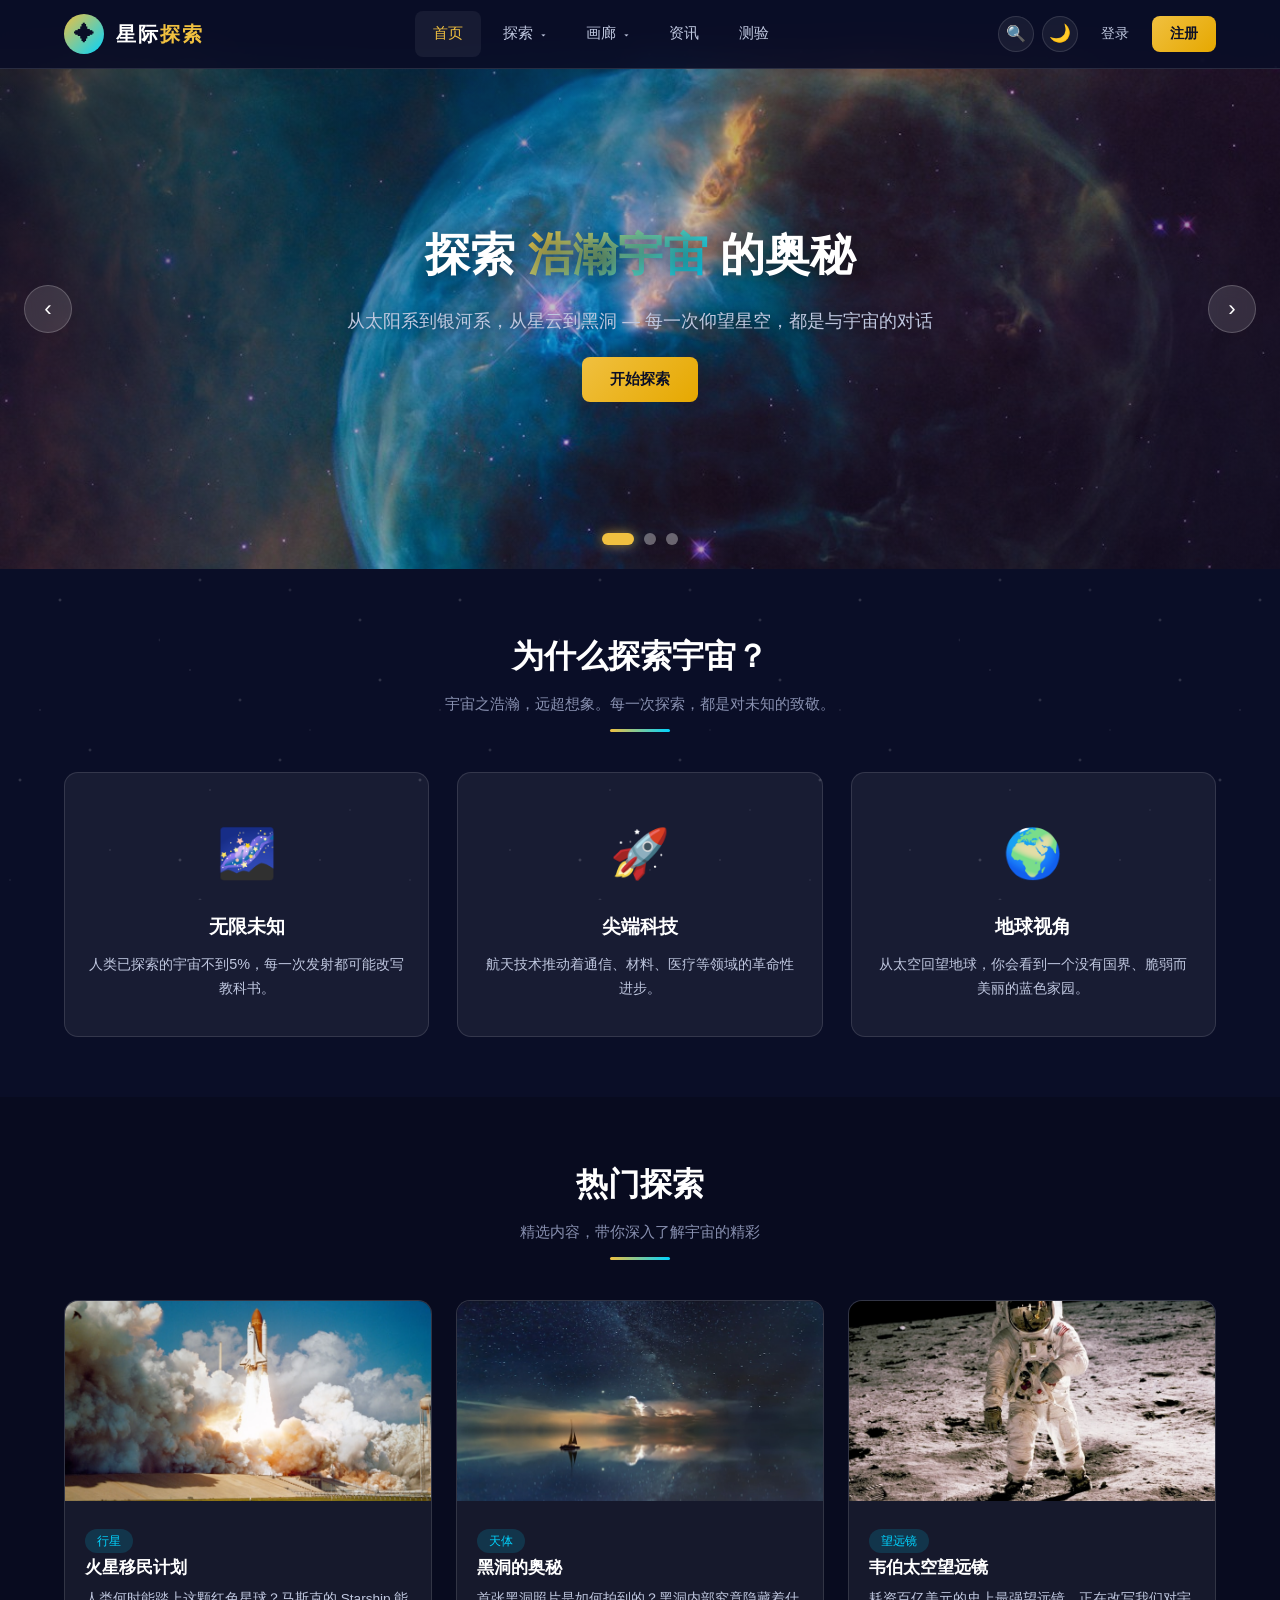
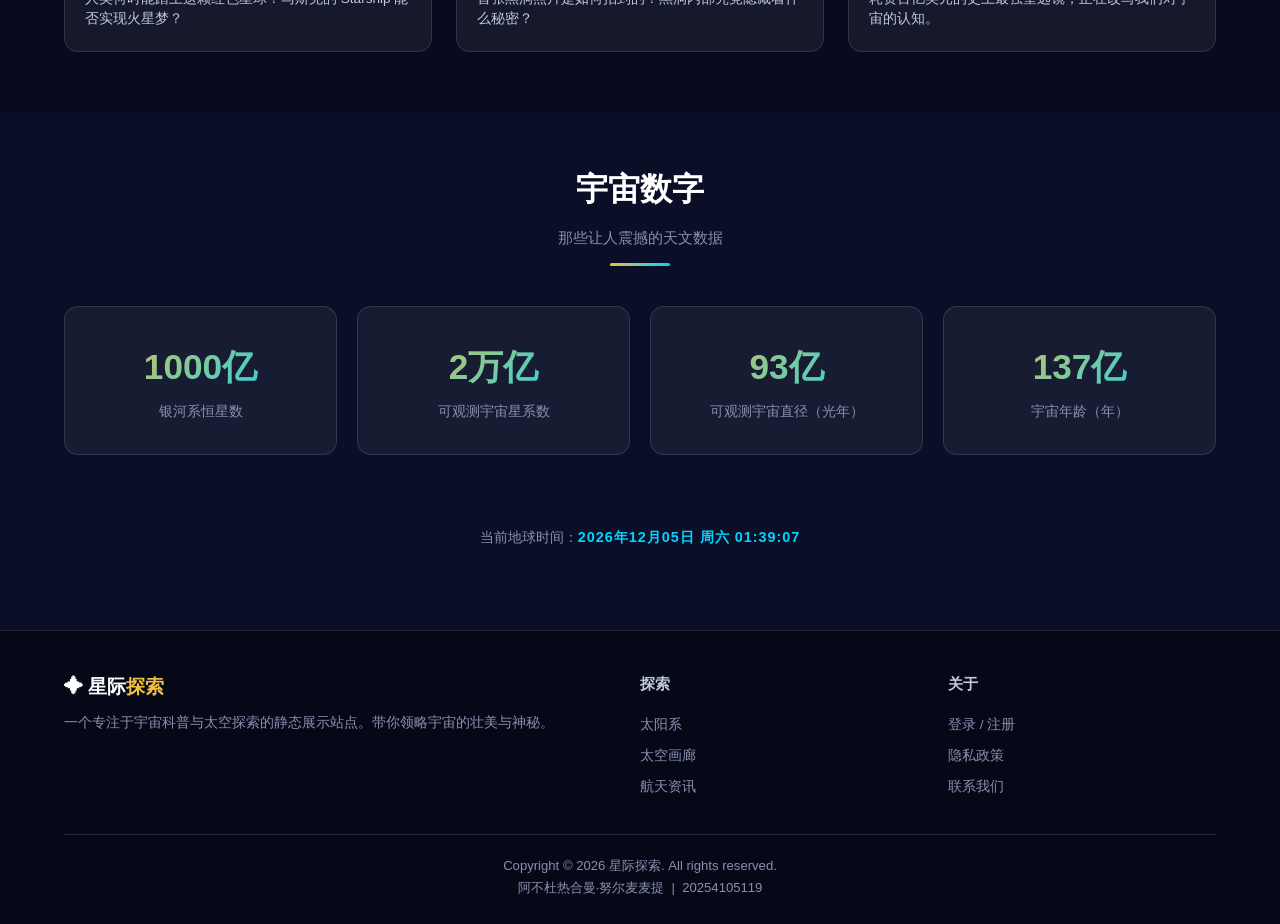
<file: 星际探索/index.html>
<!DOCTYPE html>
<html lang="zh-CN">
<head>
  <meta charset="UTF-8">
  <meta name="viewport" content="width=device-width, initial-scale=1.0">
  <title>星际探索 — 探索宇宙的奥秘</title>
  <meta name="description" content="星际探索 — 带你遨游太空，探索太阳系、星云与星系的奥秘">
  <link rel="stylesheet" href="css/style.css">
  <style>
    /* ===== 首页专属样式 ===== */

    /* --- Hero 轮播区 --- */
    .hero-carousel {
      position: relative;
      z-index: 1;
      margin: -20px 0 0;
      overflow: hidden;
    }
    .carousel-container {
      position: relative;
      width: 100%;
      height: 520px;
      overflow: hidden;
    }
    .carousel-slide {
      position: absolute;
      top: 0; left: 0;
      width: 100%;
      height: 100%;
      opacity: 0;
      transition: opacity 0.8s ease, transform 0.8s ease;
      transform: scale(1.05);
      display: flex;
      align-items: center;
      justify-content: center;
    }
    .carousel-slide.active {
      opacity: 1;
      transform: scale(1);
      z-index: 2;
    }
    .carousel-slide img {
      position: absolute;
      width: 100%;
      height: 100%;
      object-fit: cover;
      object-position: center;
    }
    .carousel-slide::after {
      content: '';
      position: absolute;
      inset: 0;
      background: linear-gradient(135deg, rgba(10,14,39,0.7) 0%, rgba(10,14,39,0.2) 50%, rgba(10,14,39,0.6) 100%);
    }
    .carousel-content {
      position: relative;
      z-index: 3;
      text-align: center;
      max-width: 700px;
      padding: 0 24px;
    }
    .carousel-content h2 {
      font-size: 2.8rem;
      margin-bottom: 14px;
      text-shadow: 0 4px 20px rgba(0,0,0,0.5);
    }
    .carousel-content h2 .highlight {
      background: linear-gradient(135deg, var(--accent-gold), var(--accent-cyan));
      -webkit-background-clip: text;
      -webkit-text-fill-color: transparent;
      background-clip: text;
    }
    .carousel-content p {
      font-size: 1.1rem;
      color: var(--text-secondary);
      margin-bottom: 20px;
      text-shadow: 0 2px 10px rgba(0,0,0,0.4);
    }

    /* 轮播按钮 */
    .carousel-btn {
      position: absolute;
      top: 50%;
      transform: translateY(-50%);
      z-index: 10;
      width: 48px;
      height: 48px;
      border-radius: 50%;
      background: rgba(255,255,255,0.12);
      backdrop-filter: blur(8px);
      border: 1px solid rgba(255,255,255,0.2);
      color: #fff;
      font-size: 1.4rem;
      cursor: pointer;
      transition: var(--transition);
      display: flex;
      align-items: center;
      justify-content: center;
    }
    .carousel-btn:hover {
      background: rgba(240,192,64,0.3);
      border-color: var(--accent-gold);
    }
    .carousel-btn.prev { left: 24px; }
    .carousel-btn.next { right: 24px; }

    /* 底部指示器 */
    .carousel-dots {
      position: absolute;
      bottom: 24px;
      left: 50%;
      transform: translateX(-50%);
      z-index: 10;
      display: flex;
      gap: 10px;
    }
    .carousel-dot {
      width: 12px;
      height: 12px;
      border-radius: 50%;
      background: rgba(255,255,255,0.35);
      border: none;
      cursor: pointer;
      transition: var(--transition);
    }
    .carousel-dot.active {
      background: var(--accent-gold);
      box-shadow: 0 0 12px rgba(240,192,64,0.6);
      width: 32px;
      border-radius: 6px;
    }

    /* --- 特色板块 --- */
    .features {
      padding: 60px 0;
      position: relative;
      z-index: 1;
    }
    .features-grid {
      display: grid;
      grid-template-columns: repeat(3, 1fr);
      gap: 28px;
    }
    .feature-card {
      text-align: center;
      padding: 40px 24px 36px;
      background: var(--glass-bg);
      border: 1px solid var(--glass-border);
      border-radius: var(--radius-md);
      transition: var(--transition);
    }
    .feature-card:hover {
      transform: translateY(-8px);
      border-color: rgba(0,212,255,0.3);
      box-shadow: var(--shadow-glow);
    }
    .feature-icon {
      font-size: 3rem;
      margin-bottom: 16px;
      display: block;
    }
    .feature-card h3 {
      font-size: 1.2rem;
      margin-bottom: 10px;
    }
    .feature-card p {
      color: var(--text-secondary);
      font-size: 0.9rem;
      line-height: 1.6;
    }

    /* --- 热门探索（卡片列表） --- */
    .popular {
      padding: 60px 0;
      position: relative;
      z-index: 1;
      background: rgba(0,0,0,0.2);
    }
    .popular-grid {
      display: grid;
      grid-template-columns: repeat(3, 1fr);
      gap: 24px;
    }
    .popular-card {
      background: var(--glass-bg);
      border: 1px solid var(--glass-border);
      border-radius: var(--radius-md);
      overflow: hidden;
      transition: var(--transition);
    }
    .popular-card:hover {
      transform: translateY(-6px);
      border-color: rgba(240,192,64,0.3);
      box-shadow: 0 0 30px rgba(240,192,64,0.1);
    }
    .popular-card img {
      width: 100%;
      height: 200px;
      object-fit: cover;
      display: block;
    }
    .popular-card-body {
      padding: 18px 20px 22px;
    }
    .popular-card-body h3 {
      font-size: 1.08rem;
      margin-bottom: 6px;
    }
    .popular-card-body p {
      color: var(--text-secondary);
      font-size: 0.85rem;
      line-height: 1.5;
    }
    .popular-card-body .tag {
      display: inline-block;
      padding: 2px 12px;
      border-radius: 12px;
      font-size: 0.75rem;
      background: var(--accent-cyan-dim);
      color: var(--accent-cyan);
      margin-top: 10px;
    }

    /* --- 实时数据 --- */
    .stats {
      padding: 50px 0;
      position: relative;
      z-index: 1;
    }
    .stats-grid {
      display: grid;
      grid-template-columns: repeat(4, 1fr);
      gap: 20px;
    }
    .stat-item {
      text-align: center;
      padding: 30px 16px;
      background: var(--glass-bg);
      border: 1px solid var(--glass-border);
      border-radius: var(--radius-md);
    }
    .stat-item .num {
      font-size: 2.2rem;
      font-weight: 700;
      background: linear-gradient(135deg, var(--accent-gold), var(--accent-cyan));
      -webkit-background-clip: text;
      -webkit-text-fill-color: transparent;
      background-clip: text;
    }
    .stat-item .label {
      color: var(--text-muted);
      font-size: 0.88rem;
      margin-top: 4px;
    }

    /* --- 实时时钟（首页底部） --- */
    .clock-bar {
      text-align: center;
      padding: 20px 0;
      color: var(--text-muted);
      font-size: 0.9rem;
      position: relative;
      z-index: 1;
    }
    .clock-bar #live-clock {
      color: var(--accent-cyan);
      font-weight: 600;
      letter-spacing: 1px;
    }

    /* --- 响应式 --- */
    @media (max-width: 900px) {
      .carousel-container { height: 380px; }
      .carousel-content h2 { font-size: 2rem; }
      .features-grid { grid-template-columns: 1fr 1fr; }
      .popular-grid { grid-template-columns: 1fr 1fr; }
      .stats-grid { grid-template-columns: repeat(2, 1fr); }
    }
    @media (max-width: 600px) {
      .carousel-container { height: 320px; }
      .carousel-content h2 { font-size: 1.5rem; }
      .features-grid,
      .popular-grid,
      .stats-grid { grid-template-columns: 1fr; }
      .carousel-btn { width: 36px; height: 36px; font-size: 1rem; }
      .carousel-btn.prev { left: 8px; }
      .carousel-btn.next { right: 8px; }
    }
  </style>
</head>
<body>

  <!-- 页面加载动画 -->
  <div class="page-loader" id="page-loader">
    <span class="loader-rocket">🚀</span>
    <div class="loader-text">加载中<span class="loader-dots"></span></div>
  </div>

  <!-- 阅读进度条 -->
  <div class="reading-progress" id="reading-progress"></div>

  <!-- 星空背景 -->
  <div class="stars-bg"></div>

  <!-- ======== 网站头部 ======== -->
  <header class="site-header">
    <div class="container header-inner">
      <a href="index.html" class="logo">
        <div class="logo-img">✦</div>
        <span class="logo-text">星际<span>探索</span></span>
      </a>

      <button class="hamburger" aria-label="切换菜单">
        <span></span><span></span><span></span>
      </button>

      <ul class="main-nav">
        <li><a href="index.html" class="active">首页</a></li>
        <li class="has-dropdown">
          <a href="explore.html">探索 <span class="dropdown-arrow">▾</span></a>
          <ul class="dropdown-menu">
            <li><a href="explore.html">太阳系</a></li>
            <li><a href="explore.html#planets">行星</a></li>
            <li><a href="explore.html#video">星际视频</a></li>
          </ul>
        </li>
        <li class="has-dropdown">
          <a href="gallery.html">画廊 <span class="dropdown-arrow">▾</span></a>
          <ul class="dropdown-menu">
            <li><a href="gallery.html">星云</a></li>
            <li><a href="gallery.html">星系</a></li>
            <li><a href="gallery.html">天文摄影</a></li>
          </ul>
        </li>
        <li><a href="news.html">资讯</a></li>
        <li><a href="quiz.html">测验</a></li>
      </ul>

      <div class="quick-nav">
        <button class="search-btn" id="search-btn" aria-label="搜索">🔍</button>
        <button class="theme-toggle" id="theme-toggle" aria-label="切换主题">🌙</button>
        <a href="login.html">登录</a>
        <a href="login.html?register" class="btn-login">注册</a>
      </div>
    </div>
  </header>

  <!-- ======== 轮播区域 ======== -->
  <section class="hero-carousel" id="main-carousel">
    <div class="carousel-container">
      <!-- 幻灯片 1 -->
      <div class="carousel-slide active">
        <img
          src="images/hero/01-deep-space/01-deep-space_01.jpg"
          alt="浩瀚宇宙"
          loading="lazy">
        <div class="carousel-content">
          <h2>探索 <span class="highlight">浩瀚宇宙</span> 的奥秘</h2>
          <p>从太阳系到银河系，从星云到黑洞 — 每一次仰望星空，都是与宇宙的对话</p>
          <a href="explore.html" class="btn btn-primary">开始探索</a>
        </div>
      </div>
      <!-- 幻灯片 2 -->
      <div class="carousel-slide">
        <img
          src="images/hero/02-solar-system/02-solar-system_01.jpg"
          alt="太阳系"
          loading="lazy">
        <div class="carousel-content">
          <h2>漫步 <span class="highlight">太阳系</span></h2>
          <p>八大行星各自独特，从灼热的水星到冰冷的海王星，每一颗都在诉说自己的故事</p>
          <a href="explore.html#planets" class="btn btn-primary">查看行星</a>
        </div>
      </div>
      <!-- 幻灯片 3 -->
      <div class="carousel-slide">
        <img
          src="images/hero/03-nebula/03-nebula_01.jpg"
          alt="星云"
          loading="lazy">
        <div class="carousel-content">
          <h2>壮丽 <span class="highlight">星云</span> 奇观</h2>
          <p>恒星诞生的摇篮，宇宙中最绚丽的色彩 — 每一片星云都是独一无二的艺术品</p>
          <a href="gallery.html" class="btn btn-primary">欣赏画廊</a>
        </div>
      </div>

      <!-- 左右按钮 -->
      <button class="carousel-btn prev" aria-label="上一张">‹</button>
      <button class="carousel-btn next" aria-label="下一张">›</button>

      <!-- 底部指示器 -->
      <div class="carousel-dots">
        <button class="carousel-dot active" data-index="0" aria-label="第1张"></button>
        <button class="carousel-dot" data-index="1" aria-label="第2张"></button>
        <button class="carousel-dot" data-index="2" aria-label="第3张"></button>
      </div>
    </div>
  </section>

  <!-- ======== 特色板块 ======== -->
  <section class="features">
    <div class="container">
      <div class="section-title fade-in-up">
        <h2>为什么探索宇宙？</h2>
        <p>宇宙之浩瀚，远超想象。每一次探索，都是对未知的致敬。</p>
        <div class="accent-line"></div>
      </div>
      <div class="features-grid">
        <div class="feature-card fade-in-up">
          <span class="feature-icon">🌌</span>
          <h3>无限未知</h3>
          <p>人类已探索的宇宙不到5%，每一次发射都可能改写教科书。</p>
        </div>
        <div class="feature-card fade-in-up">
          <span class="feature-icon">🚀</span>
          <h3>尖端科技</h3>
          <p>航天技术推动着通信、材料、医疗等领域的革命性进步。</p>
        </div>
        <div class="feature-card fade-in-up">
          <span class="feature-icon">🌍</span>
          <h3>地球视角</h3>
          <p>从太空回望地球，你会看到一个没有国界、脆弱而美丽的蓝色家园。</p>
        </div>
      </div>
    </div>
  </section>

  <!-- ======== 热门探索（卡片列表） ======== -->
  <section class="popular">
    <div class="container">
      <div class="section-title fade-in-up">
        <h2>热门探索</h2>
        <p>精选内容，带你深入了解宇宙的精彩</p>
        <div class="accent-line"></div>
      </div>
      <div class="popular-grid">
        <article class="popular-card fade-in-up">
          <img src="images/popular/01-mars/01-mars_01.jpg" alt="火星" loading="lazy">
          <div class="popular-card-body">
            <span class="tag">行星</span>
            <h3>火星移民计划</h3>
            <p>人类何时能踏上这颗红色星球？马斯克的 Starship 能否实现火星梦？</p>
          </div>
        </article>
        <article class="popular-card fade-in-up">
          <img src="images/popular/02-blackhole/02-blackhole_01.jpg" alt="黑洞" loading="lazy">
          <div class="popular-card-body">
            <span class="tag">天体</span>
            <h3>黑洞的奥秘</h3>
            <p>首张黑洞照片是如何拍到的？黑洞内部究竟隐藏着什么秘密？</p>
          </div>
        </article>
        <article class="popular-card fade-in-up">
          <img src="images/popular/03-jwst/03-jwst_01.jpg" alt="詹姆斯韦伯" loading="lazy">
          <div class="popular-card-body">
            <span class="tag">望远镜</span>
            <h3>韦伯太空望远镜</h3>
            <p>耗资百亿美元的史上最强望远镜，正在改写我们对宇宙的认知。</p>
          </div>
        </article>
      </div>
    </div>
  </section>

  <!-- ======== 实时数据 ======== -->
  <section class="stats">
    <div class="container">
      <div class="section-title fade-in-up">
        <h2>宇宙数字</h2>
        <p>那些让人震撼的天文数据</p>
        <div class="accent-line"></div>
      </div>
      <div class="stats-grid">
        <div class="stat-item fade-in-up">
          <div class="num">1000亿</div>
          <div class="label">银河系恒星数</div>
        </div>
        <div class="stat-item fade-in-up">
          <div class="num">2万亿</div>
          <div class="label">可观测宇宙星系数</div>
        </div>
        <div class="stat-item fade-in-up">
          <div class="num">93亿</div>
          <div class="label">可观测宇宙直径（光年）</div>
        </div>
        <div class="stat-item fade-in-up">
          <div class="num">137亿</div>
          <div class="label">宇宙年龄（年）</div>
        </div>
      </div>
    </div>
  </section>

  <!-- ======== 实时时钟 ======== -->
  <div class="clock-bar">
    <div class="container">
      当前地球时间：<span id="live-clock">加载中...</span>
    </div>
  </div>

  <!-- ======== 页脚 ======== -->
  <footer class="site-footer">
    <div class="container">
      <div class="footer-grid">
        <div class="footer-brand">
          <h3>✦ 星际<span>探索</span></h3>
          <p>一个专注于宇宙科普与太空探索的静态展示站点。带你领略宇宙的壮美与神秘。</p>
        </div>
        <div class="footer-links">
          <h4>探索</h4>
          <a href="explore.html">太阳系</a>
          <a href="gallery.html">太空画廊</a>
          <a href="news.html">航天资讯</a>
        </div>
        <div class="footer-links">
          <h4>关于</h4>
          <a href="login.html">登录 / 注册</a>
          <a href="#">隐私政策</a>
          <a href="#">联系我们</a>
        </div>
      </div>
      <div class="footer-bottom">
        Copyright &copy; 2026 星际探索. All rights reserved.<br>
        阿不杜热合曼·努尔麦麦提 &nbsp;|&nbsp; 20254105119
      </div>
    </div>
  </footer>

  <!-- ======== 返回顶部 ======== -->
  <button id="back-to-top" class="back-to-top" aria-label="返回顶部">↑</button>

  <!-- ======== JavaScript ======== -->
  <script src="js/carousel.js"></script>
  <script src="js/search.js"></script>
  <script src="js/stars.js"></script>
  <script src="js/main.js"></script>
</body>
</html>
</file>
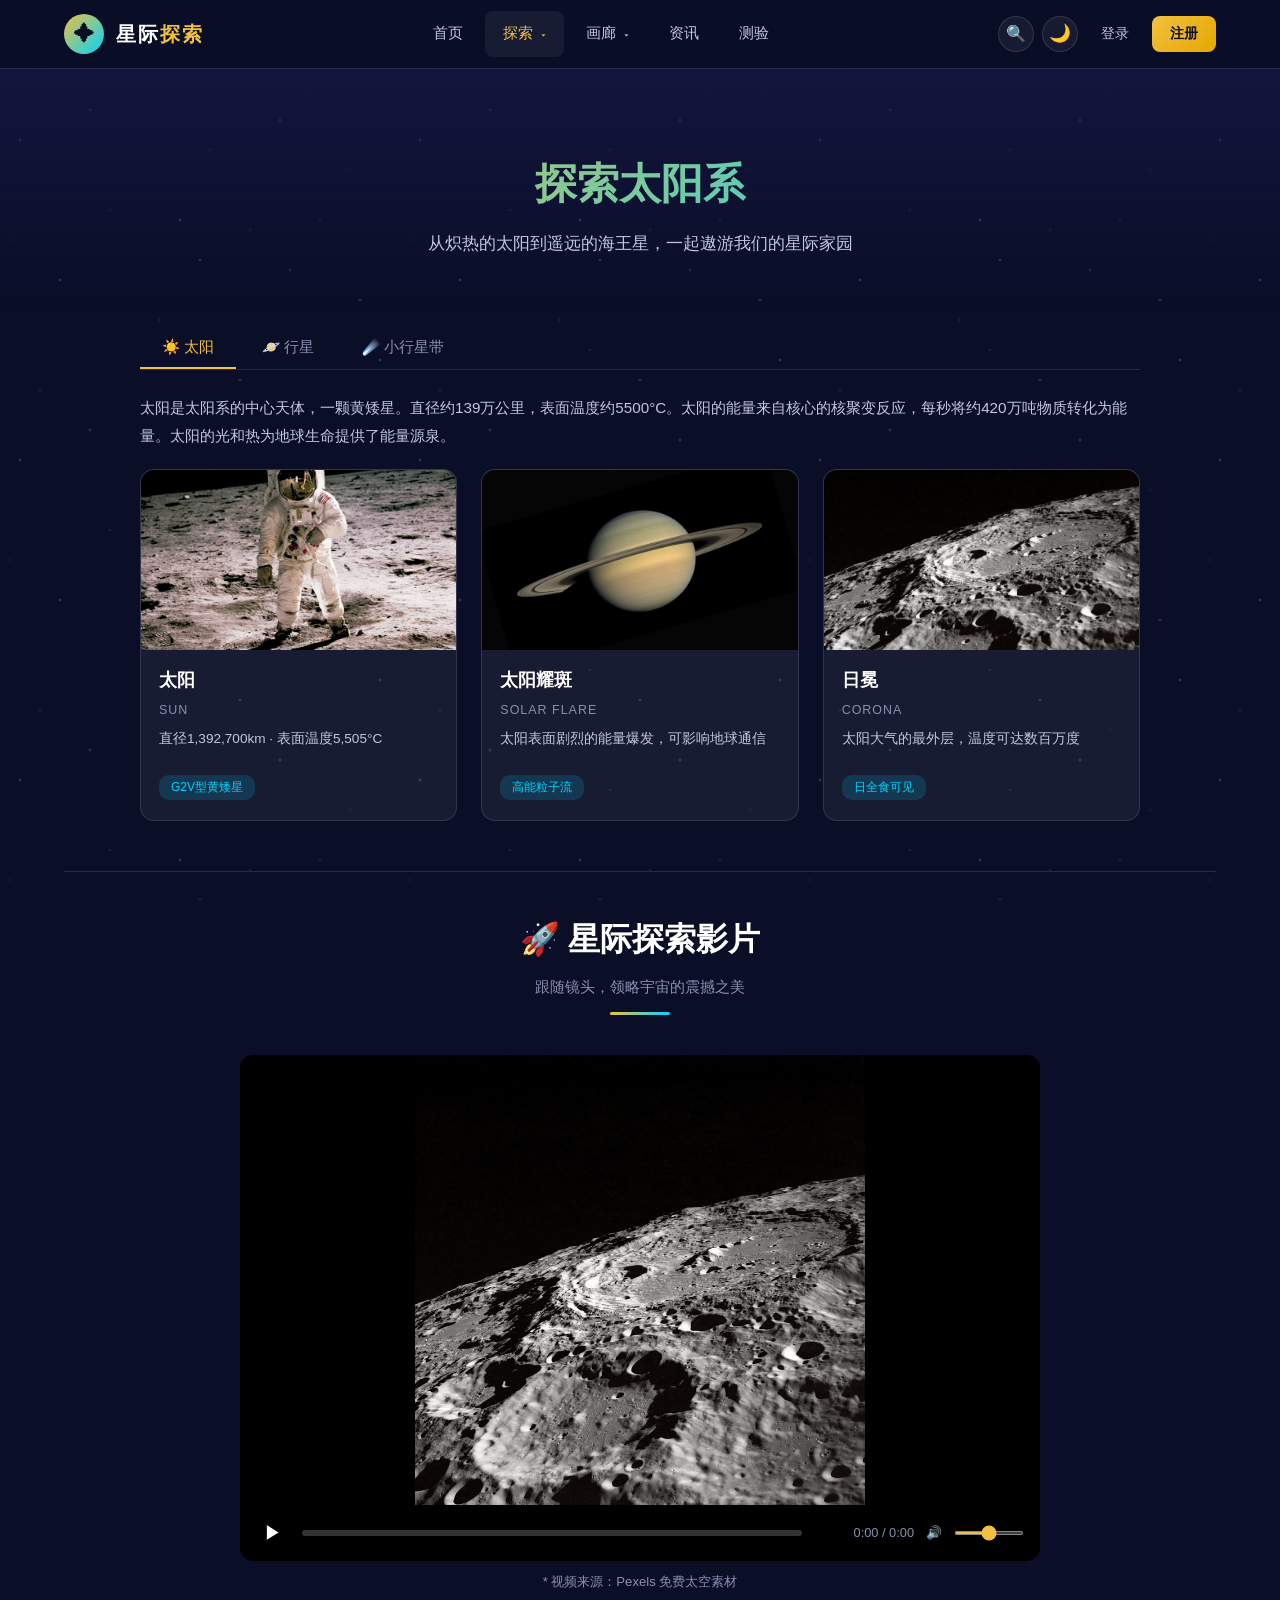
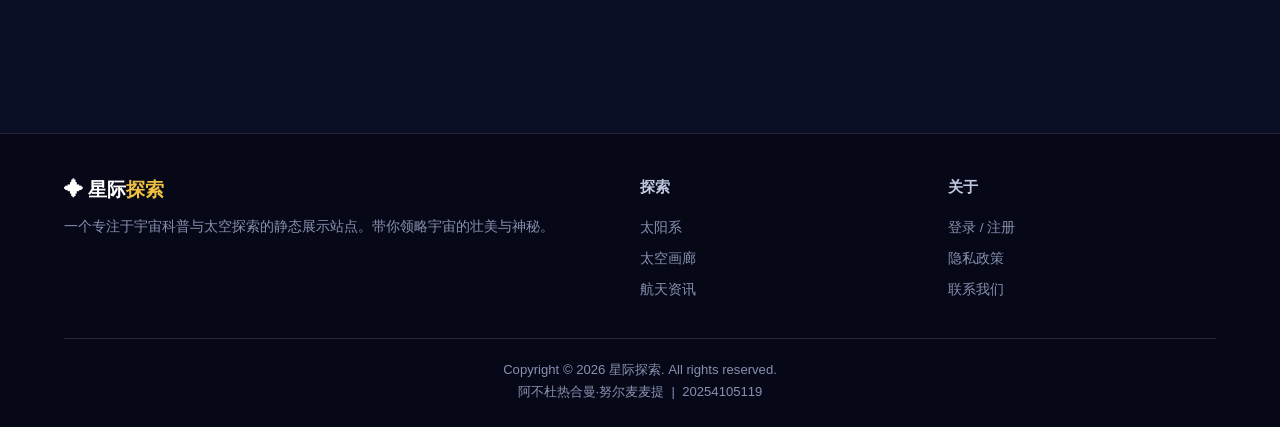
<file: 星际探索/explore.html>
<!DOCTYPE html>
<html lang="zh-CN">
<head>
  <meta charset="UTF-8">
  <meta name="viewport" content="width=device-width, initial-scale=1.0">
  <title>探索太阳系 — 星际探索</title>
  <meta name="description" content="深入了解太阳系，探索八大行星的奥秘">
  <link rel="stylesheet" href="css/style.css">
  <style>
    /* ===== 探索页样式 ===== */

    /* --- 行星 Tab --- */
    .explore-tabs {
      max-width: 1000px;
      margin: 0 auto 40px;
    }
    .explore-panel {
      display: none;
    }
    .explore-panel.active {
      display: block;
    }
    .explore-panel p {
      color: var(--text-secondary);
      font-size: 0.95rem;
      line-height: 1.8;
      margin-bottom: 16px;
    }

    /* --- 行星卡片网格 --- */
    .planet-grid {
      display: grid;
      grid-template-columns: repeat(3, 1fr);
      gap: 24px;
      margin-top: 20px;
    }
    .planet-card {
      background: var(--glass-bg);
      border: 1px solid var(--glass-border);
      border-radius: var(--radius-md);
      overflow: hidden;
      transition: transform 0.3s ease, box-shadow 0.3s ease;
      cursor: pointer;
    }
    .planet-card:hover {
      box-shadow: var(--shadow-glow);
      border-color: rgba(0, 212, 255, 0.3);
    }
    .planet-card img {
      width: 100%;
      height: 180px;
      object-fit: cover;
      display: block;
    }
    .planet-card-body {
      padding: 16px 18px 20px;
    }
    .planet-card-body h3 {
      font-size: 1.1rem;
      margin-bottom: 4px;
    }
    .planet-card-body .planet-en {
      color: var(--text-muted);
      font-size: 0.78rem;
      text-transform: uppercase;
      letter-spacing: 1px;
    }
    .planet-card-body p {
      color: var(--text-secondary);
      font-size: 0.85rem;
      line-height: 1.5;
      margin-top: 8px;
    }
    .planet-card-body .planet-stat {
      display: inline-block;
      margin-top: 10px;
      padding: 2px 12px;
      border-radius: 10px;
      font-size: 0.75rem;
      background: var(--accent-cyan-dim);
      color: var(--accent-cyan);
    }

    /* --- 视频区 --- */
    .video-section {
      margin-top: 50px;
      padding: 40px 0;
      border-top: 1px solid var(--glass-border);
    }
    .video-wrapper {
      max-width: 800px;
      margin: 0 auto;
      border-radius: var(--radius-md);
      overflow: hidden;
      background: #000;
      position: relative;
    }
    .video-wrapper video {
      width: 100%;
      display: block;
      max-height: 450px;
      background: #000;
    }
    .video-controls {
      display: flex;
      align-items: center;
      gap: 12px;
      padding: 12px 16px;
      background: rgba(0, 0, 0, 0.7);
      flex-wrap: wrap;
    }
    .video-controls button {
      background: none;
      border: none;
      color: #fff;
      font-size: 1.1rem;
      cursor: pointer;
      padding: 4px 8px;
      border-radius: 4px;
      transition: var(--transition);
    }
    .video-controls button:hover {
      background: rgba(255,255,255,0.15);
    }
    .video-progress {
      flex: 1;
      min-width: 80px;
      height: 6px;
      background: rgba(255,255,255,0.2);
      border-radius: 3px;
      cursor: pointer;
      position: relative;
    }
    .video-progress-fill {
      height: 100%;
      width: 0%;
      background: linear-gradient(90deg, var(--accent-gold), var(--accent-cyan));
      border-radius: 3px;
      transition: width 0.1s linear;
    }
    .video-time {
      color: var(--text-muted);
      font-size: 0.8rem;
      min-width: 100px;
      text-align: right;
    }
    .video-volume {
      width: 70px;
      height: 4px;
      accent-color: var(--accent-gold);
      cursor: pointer;
    }
    .video-notice {
      text-align: center;
      color: var(--text-muted);
      font-size: 0.82rem;
      margin-top: 10px;
    }

    @media (max-width: 768px) {
      .planet-grid {
        grid-template-columns: 1fr 1fr;
      }
    }
    @media (max-width: 500px) {
      .planet-grid {
        grid-template-columns: 1fr;
      }
    }
  </style>
</head>
<body>
  <!-- 页面加载动画 -->
  <div class="page-loader" id="page-loader">
    <span class="loader-rocket">🚀</span>
    <div class="loader-text">加载中<span class="loader-dots"></span></div>
  </div>
  <!-- 阅读进度条 -->
  <div class="reading-progress" id="reading-progress"></div>
  <!-- 星空背景 -->
  <div class="stars-bg"></div>

  <!-- ======== 网站头部 ======== -->
  <header class="site-header">
    <div class="container header-inner">
      <a href="index.html" class="logo">
        <div class="logo-img">✦</div>
        <span class="logo-text">星际<span>探索</span></span>
      </a>

      <button class="hamburger" aria-label="切换菜单">
        <span></span><span></span><span></span>
      </button>

      <ul class="main-nav">
        <li><a href="index.html">首页</a></li>
        <li class="has-dropdown">
          <a href="explore.html" class="active">探索 <span class="dropdown-arrow">▾</span></a>
          <ul class="dropdown-menu">
            <li><a href="explore.html">太阳系</a></li>
            <li><a href="explore.html#planets">行星</a></li>
            <li><a href="explore.html#video">星际视频</a></li>
          </ul>
        </li>
        <li class="has-dropdown">
          <a href="gallery.html">画廊 <span class="dropdown-arrow">▾</span></a>
          <ul class="dropdown-menu">
            <li><a href="gallery.html">星云</a></li>
            <li><a href="gallery.html">星系</a></li>
            <li><a href="gallery.html">天文摄影</a></li>
          </ul>
        </li>
        <li><a href="news.html">资讯</a></li>
        <li><a href="quiz.html">测验</a></li>
      </ul>

      <div class="quick-nav">
        <button class="search-btn" id="search-btn" aria-label="搜索">🔍</button>
        <button class="theme-toggle" id="theme-toggle" aria-label="切换主题">🌙</button>
        <a href="login.html">登录</a>
        <a href="login.html?register" class="btn-login">注册</a>
      </div>
    </div>
  </header>

  <!-- ======== 页面横幅 ======== -->
  <section class="page-banner">
    <div class="container">
      <h1>探索太阳系</h1>
      <p>从炽热的太阳到遥远的海王星，一起遨游我们的星际家园</p>
    </div>
  </section>

  <!-- ======== 主体 ======== -->
  <main class="page-main">
    <div class="container">

      <!-- Tab 切换 -->
      <div class="tabs explore-tabs">
        <div class="tab-nav">
          <button class="tab-btn explore-tab-btn active" data-target="panel-sun">☀️ 太阳</button>
          <button class="tab-btn explore-tab-btn" data-target="panel-planets">🪐 行星</button>
          <button class="tab-btn explore-tab-btn" data-target="panel-belt">☄️ 小行星带</button>
        </div>

        <!-- 面板1：太阳 -->
        <div class="tab-panel explore-panel active" id="panel-sun">
          <p>太阳是太阳系的中心天体，一颗黄矮星。直径约139万公里，表面温度约5500°C。太阳的能量来自核心的核聚变反应，每秒将约420万吨物质转化为能量。太阳的光和热为地球生命提供了能量源泉。</p>
          <div class="planet-grid" id="planets">
            <div class="planet-card fade-in-up visible">
              <img src="images/explore/01-sun-surface/01-sun-surface_02.jpg" alt="太阳" loading="lazy">
              <div class="planet-card-body">
                <h3>太阳</h3>
                <div class="planet-en">Sun</div>
                <p>直径1,392,700km · 表面温度5,505°C</p>
                <span class="planet-stat">G2V型黄矮星</span>
              </div>
            </div>
            <div class="planet-card fade-in-up visible">
              <img src="images/explore/02-solar-flare/02-solar-flare_02.jpg" alt="太阳活动" loading="lazy">
              <div class="planet-card-body">
                <h3>太阳耀斑</h3>
                <div class="planet-en">Solar Flare</div>
                <p>太阳表面剧烈的能量爆发，可影响地球通信</p>
                <span class="planet-stat">高能粒子流</span>
              </div>
            </div>
            <div class="planet-card fade-in-up visible">
              <img src="images/explore/03-solar-corona/03-solar-corona_01.jpg" alt="日冕" loading="lazy">
              <div class="planet-card-body">
                <h3>日冕</h3>
                <div class="planet-en">Corona</div>
                <p>太阳大气的最外层，温度可达数百万度</p>
                <span class="planet-stat">日全食可见</span>
              </div>
            </div>
          </div>
        </div>

        <!-- 面板2：行星 -->
        <div class="tab-panel explore-panel" id="panel-planets">
          <p>太阳系有八大行星，从内到外依次为：水星、金星、地球、火星、木星、土星、天王星、海王星。它们各具特色，从灼热到冰冷，从岩石到气态巨行星。</p>
          <div class="planet-grid">
            <div class="planet-card fade-in-up visible">
              <img src="images/hero/02-solar-system/02-solar-system_02.jpg" alt="水星" loading="lazy">
              <div class="planet-card-body">
                <h3>水星</h3>
                <div class="planet-en">Mercury</div>
                <p>距太阳最近，表面温差极大，白天430°C，夜晚-180°C</p>
                <span class="planet-stat">直径4,879km</span>
              </div>
            </div>
            <div class="planet-card fade-in-up visible">
              <img src="images/explore/05-venus/05-venus_01.jpg" alt="金星" loading="lazy">
              <div class="planet-card-body">
                <h3>金星</h3>
                <div class="planet-en">Venus</div>
                <p>地球的姊妹星，浓厚的二氧化碳大气导致严重温室效应</p>
                <span class="planet-stat">直径12,104km</span>
              </div>
            </div>
            <div class="planet-card fade-in-up visible">
              <img src="images/explore/06-earth/06-earth_01.jpg" alt="地球" loading="lazy">
              <div class="planet-card-body">
                <h3>🌍 地球</h3>
                <div class="planet-en">Earth</div>
                <p>已知唯一存在生命的行星，70%被海洋覆盖</p>
                <span class="planet-stat">直径12,742km</span>
              </div>
            </div>
            <div class="planet-card fade-in-up visible">
              <img src="images/explore/07-mars/07-mars_01.jpg" alt="火星" loading="lazy">
              <div class="planet-card-body">
                <h3>火星</h3>
                <div class="planet-en">Mars</div>
                <p>红色星球，拥有太阳系最高的山峰—奥林匹斯山</p>
                <span class="planet-stat">直径6,779km</span>
              </div>
            </div>
            <div class="planet-card fade-in-up visible">
              <img src="images/explore/08-jupiter/08-jupiter_01.jpg" alt="木星" loading="lazy">
              <div class="planet-card-body">
                <h3>木星</h3>
                <div class="planet-en">Jupiter</div>
                <p>太阳系最大的行星，大红斑风暴持续数百年</p>
                <span class="planet-stat">直径139,820km</span>
              </div>
            </div>
            <div class="planet-card fade-in-up visible">
              <img src="images/explore/09-saturn/09-saturn_01.jpg" alt="土星" loading="lazy">
              <div class="planet-card-body">
                <h3>土星</h3>
                <div class="planet-en">Saturn</div>
                <p>壮观的环系统，密度比水小，是太阳系密度最小的行星</p>
                <span class="planet-stat">直径116,460km</span>
              </div>
            </div>
          </div>
        </div>

        <!-- 面板3：小行星带 -->
        <div class="tab-panel explore-panel" id="panel-belt">
          <p>小行星带位于火星和木星之间，由数百万颗大小不等的小天体组成。最大的小行星是谷神星（直径约940公里），已被归类为矮行星。小行星带是太阳系形成时残留的"建筑材料"。</p>
          <div class="planet-grid">
            <div class="planet-card fade-in-up visible">
              <img src="images/explore/10-ceres/10-ceres_01.jpg" alt="谷神星" loading="lazy">
              <div class="planet-card-body">
                <h3>谷神星</h3>
                <div class="planet-en">Ceres</div>
                <p>小行星带中最大的天体，已被列为矮行星</p>
                <span class="planet-stat">直径940km</span>
              </div>
            </div>
            <div class="planet-card fade-in-up visible">
              <img src="images/explore/11-asteroid/11-asteroid_01.jpg" alt="灶神星" loading="lazy">
              <div class="planet-card-body">
                <h3>灶神星</h3>
                <div class="planet-en">Vesta</div>
                <p>小行星带中质量第二大的天体</p>
                <span class="planet-stat">直径525km</span>
              </div>
            </div>
            <div class="planet-card fade-in-up visible">
              <img src="images/explore/10-ceres/10-ceres_01.jpg" alt="小行星" loading="lazy">
              <div class="planet-card-body">
                <h3>小行星采样</h3>
                <div class="planet-en">Asteroid Sample</div>
                <p>人类的探测器已成功从小行星上采集样本返回地球</p>
                <span class="planet-stat">探测任务</span>
              </div>
            </div>
          </div>
        </div>
      </div>

      <!-- ======== 视频播放区 ======== -->
      <section class="video-section" id="video">
        <div class="section-title fade-in-up">
          <h2>🚀 星际探索影片</h2>
          <p>跟随镜头，领略宇宙的震撼之美</p>
          <div class="accent-line"></div>
        </div>

        <div class="video-wrapper fade-in-up">
          <!-- 使用外链 NASA 公共领域视频（via Pexels / Coverr） -->
          <video id="explore-video" preload="metadata" playsinline
            poster="images/explore/03-solar-corona/03-solar-corona_01.jpg">
            <source src="https://videos.pexels.com/video-files/854259/854259-hd_1920_1080_25fps.mp4" type="video/mp4">
            您的浏览器不支持视频播放。
          </video>

          <div class="video-controls">
            <button id="video-play-btn" aria-label="播放">▶</button>

            <div class="video-progress" id="video-progress">
              <div class="video-progress-fill" id="video-progress-fill"></div>
            </div>

            <span class="video-time" id="video-time">0:00 / 0:00</span>

            <label for="video-volume" style="color:#8890b0;font-size:0.8rem;">🔊</label>
            <input type="range" id="video-volume" class="video-volume" min="0" max="1" step="0.05" value="0.5">
          </div>
        </div>
        <p class="video-notice">* 视频来源：Pexels 免费太空素材</p>
      </section>
    </div>
  </main>

  <!-- ======== 页脚 ======== -->
  <footer class="site-footer">
    <div class="container">
      <div class="footer-grid">
        <div class="footer-brand">
          <h3>✦ 星际<span>探索</span></h3>
          <p>一个专注于宇宙科普与太空探索的静态展示站点。带你领略宇宙的壮美与神秘。</p>
        </div>
        <div class="footer-links">
          <h4>探索</h4>
          <a href="explore.html">太阳系</a>
          <a href="gallery.html">太空画廊</a>
          <a href="news.html">航天资讯</a>
        </div>
        <div class="footer-links">
          <h4>关于</h4>
          <a href="login.html">登录 / 注册</a>
          <a href="#">隐私政策</a>
          <a href="#">联系我们</a>
        </div>
      </div>
      <div class="footer-bottom">
        Copyright &copy; 2026 星际探索. All rights reserved.<br>
        阿不杜热合曼·努尔麦麦提 &nbsp;|&nbsp; 20254105119
      </div>
    </div>
  </footer>

  <!-- 返回顶部 -->
  <button id="back-to-top" class="back-to-top" aria-label="返回顶部">↑</button>

  <!-- JavaScript -->
  <script src="js/search.js"></script>
  <script src="js/stars.js"></script>
  <script src="js/main.js"></script>
  <script src="js/explore.js"></script>
</body>
</html>
</file>
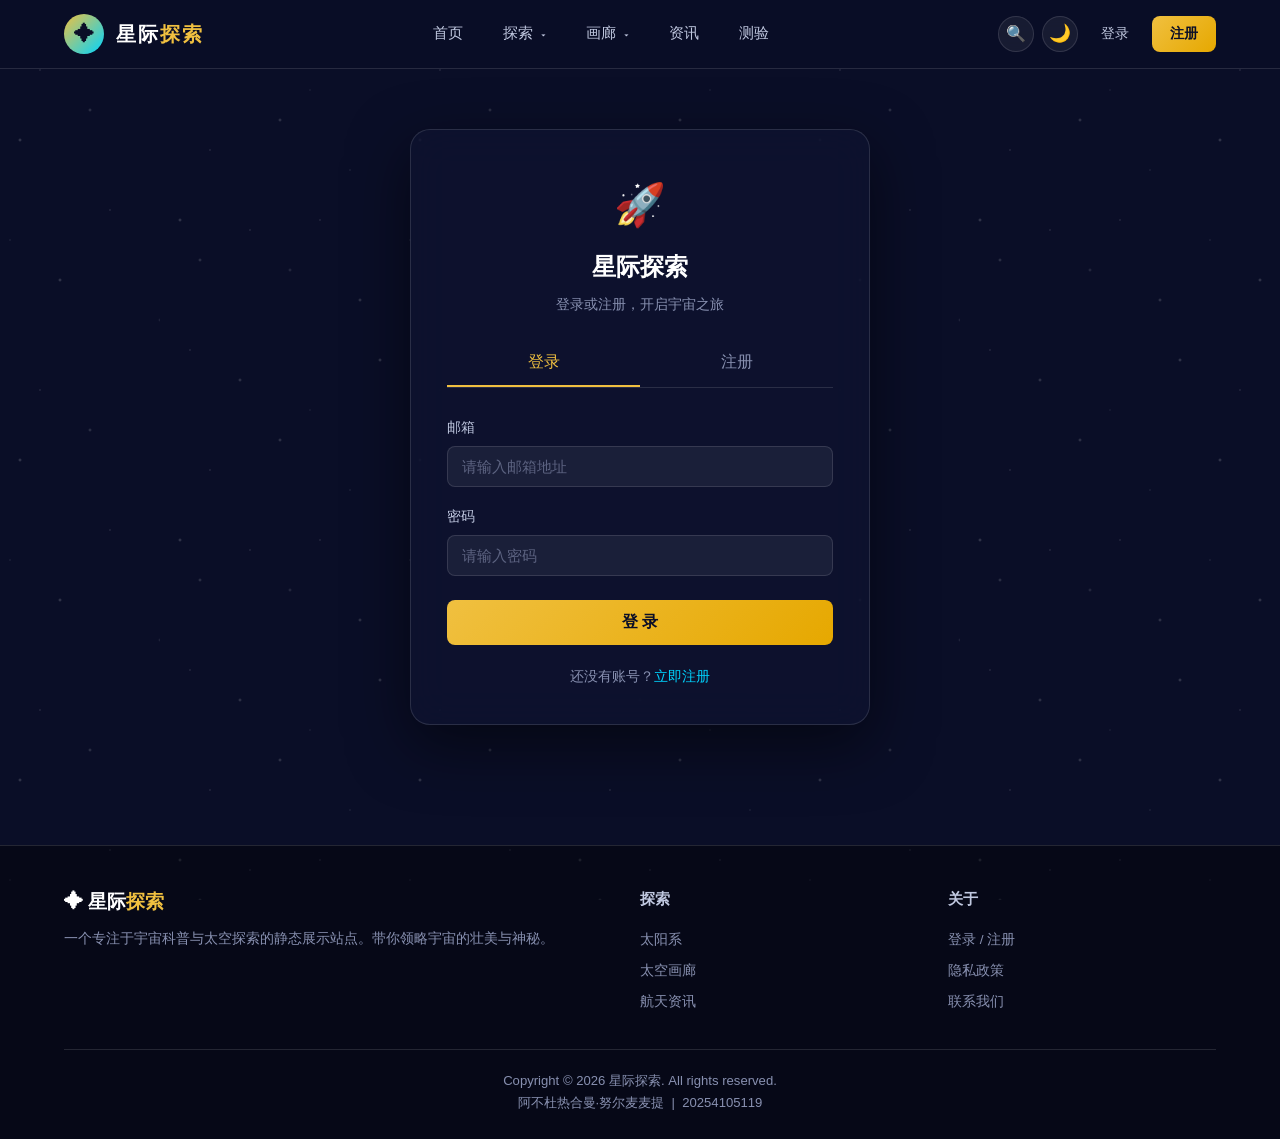
<file: 星际探索/login.html>
<!DOCTYPE html>
<html lang="zh-CN">
<head>
  <meta charset="UTF-8">
  <meta name="viewport" content="width=device-width, initial-scale=1.0">
  <title>登录 / 注册 — 星际探索</title>
  <meta name="description" content="登录或注册星际探索账号，开启你的宇宙之旅">
  <link rel="stylesheet" href="css/style.css">
  <style>
    /* ===== 登录 / 注册页样式 ===== */

    .auth-page {
      min-height: calc(100vh - 68px - 120px);
      display: flex;
      align-items: center;
      justify-content: center;
      padding: 60px 24px;
    }
    .auth-box {
      width: 100%;
      max-width: 460px;
      background: rgba(15, 20, 50, 0.6);
      backdrop-filter: blur(20px);
      border: 1px solid var(--glass-border);
      border-radius: var(--radius-lg);
      padding: 40px 36px 36px;
      box-shadow: 0 20px 60px rgba(0, 0, 0, 0.5);
    }
    .auth-box .auth-icon {
      text-align: center;
      font-size: 2.6rem;
      margin-bottom: 6px;
    }
    .auth-box h1 {
      text-align: center;
      font-size: 1.5rem;
      margin-bottom: 4px;
    }
    .auth-box .subtitle {
      text-align: center;
      color: var(--text-muted);
      font-size: 0.9rem;
      margin-bottom: 24px;
    }

    /* Tab 切换 */
    .auth-tabs {
      display: flex;
      border-bottom: 1px solid var(--glass-border);
      margin-bottom: 28px;
    }
    .auth-tab-btn {
      flex: 1;
      padding: 12px;
      background: none;
      border: none;
      color: var(--text-muted);
      font-size: 1rem;
      cursor: pointer;
      border-bottom: 2px solid transparent;
      transition: var(--transition);
      font-family: inherit;
    }
    .auth-tab-btn:hover { color: var(--text-secondary); }
    .auth-tab-btn.active {
      color: var(--accent-gold);
      border-bottom-color: var(--accent-gold);
    }

    /* 面板切换 */
    .auth-panel {
      display: none;
      animation: tabFade 0.35s ease;
    }
    .auth-panel.active { display: block; }

    /* 表单 */
    .form-group {
      margin-bottom: 18px;
    }
    .form-group label {
      display: block;
      font-size: 0.88rem;
      color: var(--text-secondary);
      margin-bottom: 6px;
    }
    .form-group input {
      width: 100%;
      padding: 11px 14px;
      background: rgba(255,255,255,0.06);
      border: 1px solid var(--glass-border);
      border-radius: var(--radius-sm);
      color: var(--text-primary);
      font-size: 0.95rem;
      font-family: inherit;
      transition: var(--transition);
      outline: none;
    }
    .form-group input:focus {
      border-color: var(--accent-cyan);
      box-shadow: 0 0 0 3px rgba(0,212,255,0.15);
    }
    .form-group input.error {
      border-color: #ff4757;
      box-shadow: 0 0 0 3px rgba(255,71,87,0.15);
    }
    .form-group input::placeholder {
      color: var(--text-muted);
      opacity: 0.6;
    }
    .form-error {
      display: none;
      color: #ff4757;
      font-size: 0.8rem;
      margin-top: 4px;
    }
    .form-submit {
      width: 100%;
      padding: 12px;
      margin-top: 6px;
      background: linear-gradient(135deg, var(--accent-gold), #e6a800);
      color: var(--primary-dark);
      border: none;
      border-radius: var(--radius-sm);
      font-size: 1rem;
      font-weight: 700;
      cursor: pointer;
      transition: var(--transition);
      font-family: inherit;
    }
    .form-submit:hover {
      transform: translateY(-2px);
      box-shadow: 0 6px 25px rgba(240,192,64,0.35);
    }
    .form-submit:active {
      transform: translateY(0);
    }

    /* 反馈提示 */
    .form-feedback {
      display: none;
      padding: 10px 14px;
      border-radius: var(--radius-sm);
      font-size: 0.88rem;
      margin-bottom: 16px;
      text-align: center;
    }
    .form-feedback.success {
      display: block;
      background: rgba(46,213,115,0.15);
      color: #2ed573;
      border: 1px solid rgba(46,213,115,0.3);
    }
    .form-feedback.error {
      display: block;
      background: rgba(255,71,87,0.15);
      color: #ff4757;
      border: 1px solid rgba(255,71,87,0.3);
    }

    .auth-footer-text {
      text-align: center;
      margin-top: 20px;
      color: var(--text-muted);
      font-size: 0.85rem;
    }
    .auth-footer-text a {
      color: var(--accent-cyan);
      text-decoration: none;
    }
    .auth-footer-text a:hover {
      text-decoration: underline;
    }

    @media (max-width: 500px) {
      .auth-box {
        padding: 28px 20px;
      }
    }
  </style>
</head>
<body>
  <!-- 页面加载动画 -->
  <div class="page-loader" id="page-loader">
    <span class="loader-rocket">🚀</span>
    <div class="loader-text">加载中<span class="loader-dots"></span></div>
  </div>
  <!-- 阅读进度条 -->
  <div class="reading-progress" id="reading-progress"></div>
  <!-- 星空背景 -->
  <div class="stars-bg"></div>

  <!-- ======== 网站头部 ======== -->
  <header class="site-header">
    <div class="container header-inner">
      <a href="index.html" class="logo">
        <div class="logo-img">✦</div>
        <span class="logo-text">星际<span>探索</span></span>
      </a>

      <button class="hamburger" aria-label="切换菜单">
        <span></span><span></span><span></span>
      </button>

      <ul class="main-nav">
        <li><a href="index.html">首页</a></li>
        <li class="has-dropdown">
          <a href="explore.html">探索 <span class="dropdown-arrow">▾</span></a>
          <ul class="dropdown-menu">
            <li><a href="explore.html">太阳系</a></li>
            <li><a href="explore.html#planets">行星</a></li>
            <li><a href="explore.html#video">星际视频</a></li>
          </ul>
        </li>
        <li class="has-dropdown">
          <a href="gallery.html">画廊 <span class="dropdown-arrow">▾</span></a>
          <ul class="dropdown-menu">
            <li><a href="gallery.html">星云</a></li>
            <li><a href="gallery.html">星系</a></li>
            <li><a href="gallery.html">天文摄影</a></li>
          </ul>
        </li>
        <li><a href="news.html">资讯</a></li>
        <li><a href="quiz.html">测验</a></li>
      </ul>

      <div class="quick-nav">
        <button class="search-btn" id="search-btn" aria-label="搜索">🔍</button>
        <button class="theme-toggle" id="theme-toggle" aria-label="切换主题">🌙</button>
        <a href="login.html" class="active">登录</a>
        <a href="login.html?register" class="btn-login">注册</a>
      </div>
    </div>
  </header>

  <!-- ======== 登录/注册主体 ======== -->
  <main class="auth-page">
    <div class="auth-box">
      <div class="auth-icon">🚀</div>
      <h1>星际探索</h1>
      <p class="subtitle">登录或注册，开启宇宙之旅</p>

      <!-- Tab 切换 -->
      <div class="auth-tabs">
        <button class="auth-tab-btn active" data-tab="login">登录</button>
        <button class="auth-tab-btn" data-tab="register">注册</button>
      </div>

      <!-- ====== 登录面板 ====== -->
      <div class="auth-panel active" id="login-panel">
        <form id="login-form" novalidate>
          <div id="login-feedback" class="form-feedback"></div>

          <div class="form-group">
            <label for="login-email">邮箱</label>
            <input type="email" id="login-email" placeholder="请输入邮箱地址" autocomplete="email">
            <div class="form-error"></div>
          </div>

          <div class="form-group">
            <label for="login-password">密码</label>
            <input type="password" id="login-password" placeholder="请输入密码" autocomplete="current-password">
            <div class="form-error"></div>
          </div>

          <button type="submit" class="form-submit">登 录</button>
        </form>
        <p class="auth-footer-text">
          还没有账号？<a href="#" id="switch-to-reg">立即注册</a>
        </p>
      </div>

      <!-- ====== 注册面板 ====== -->
      <div class="auth-panel" id="register-panel">
        <form id="register-form" novalidate>
          <div id="register-feedback" class="form-feedback"></div>

          <div class="form-group">
            <label for="reg-username">用户名</label>
            <input type="text" id="reg-username" placeholder="2-20个字符" autocomplete="username">
            <div class="form-error"></div>
          </div>

          <div class="form-group">
            <label for="reg-email">邮箱</label>
            <input type="email" id="reg-email" placeholder="请输入邮箱地址" autocomplete="email">
            <div class="form-error"></div>
          </div>

          <div class="form-group">
            <label for="reg-password">密码</label>
            <input type="password" id="reg-password" placeholder="至少6位字符" autocomplete="new-password">
            <div class="form-error"></div>
          </div>

          <div class="form-group">
            <label for="reg-confirm">确认密码</label>
            <input type="password" id="reg-confirm" placeholder="再次输入密码" autocomplete="new-password">
            <div class="form-error"></div>
          </div>

          <button type="submit" class="form-submit">注 册</button>
        </form>
        <p class="auth-footer-text">
          已有账号？<a href="#" id="switch-to-login">立即登录</a>
        </p>
      </div>
    </div>
  </main>

  <!-- ======== 页脚 ======== -->
  <footer class="site-footer">
    <div class="container">
      <div class="footer-grid">
        <div class="footer-brand">
          <h3>✦ 星际<span>探索</span></h3>
          <p>一个专注于宇宙科普与太空探索的静态展示站点。带你领略宇宙的壮美与神秘。</p>
        </div>
        <div class="footer-links">
          <h4>探索</h4>
          <a href="explore.html">太阳系</a>
          <a href="gallery.html">太空画廊</a>
          <a href="news.html">航天资讯</a>
        </div>
        <div class="footer-links">
          <h4>关于</h4>
          <a href="login.html">登录 / 注册</a>
          <a href="#">隐私政策</a>
          <a href="#">联系我们</a>
        </div>
      </div>
      <div class="footer-bottom">
        Copyright &copy; 2026 星际探索. All rights reserved.<br>
        阿不杜热合曼·努尔麦麦提 &nbsp;|&nbsp; 20254105119
      </div>
    </div>
  </footer>

  <!-- 返回顶部 -->
  <button id="back-to-top" class="back-to-top" aria-label="返回顶部">↑</button>

  <!-- JavaScript -->
  <script src="js/search.js"></script>
  <script src="js/stars.js"></script>
  <script src="js/main.js"></script>
  <script src="js/login.js"></script>
</body>
</html>
</file>
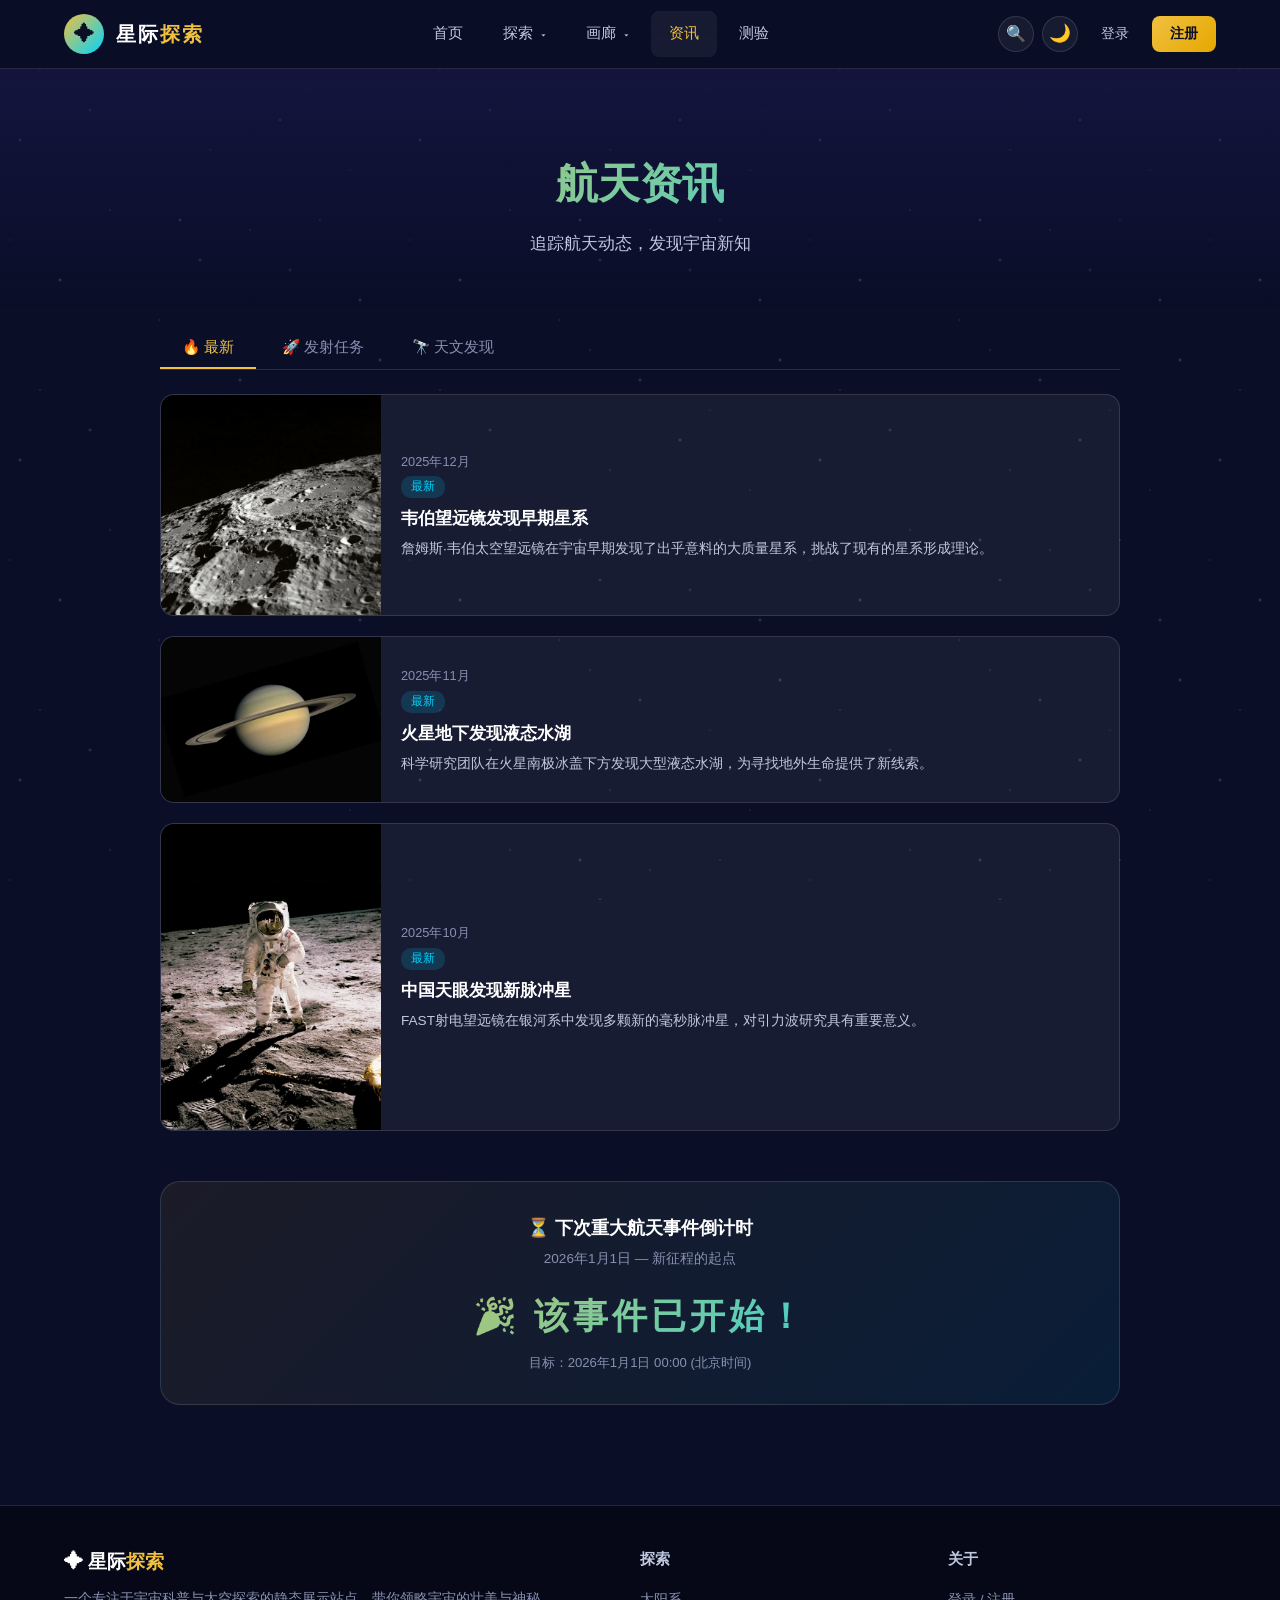
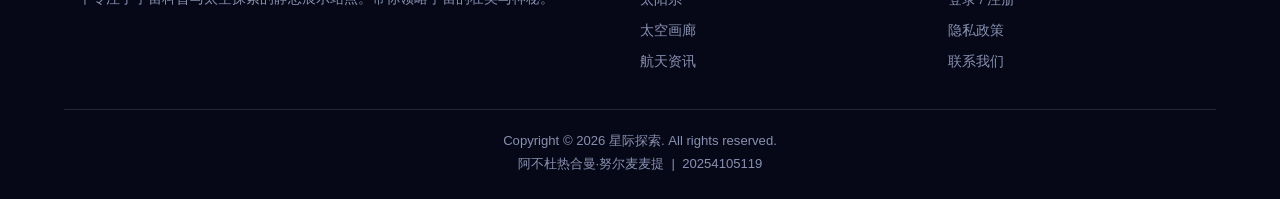
<file: 星际探索/news.html>
<!DOCTYPE html>
<html lang="zh-CN">
<head>
  <meta charset="UTF-8">
  <meta name="viewport" content="width=device-width, initial-scale=1.0">
  <title>航天资讯 — 星际探索</title>
  <meta name="description" content="最新航天新闻、天文发现与太空探索动态">
  <link rel="stylesheet" href="css/style.css">
  <style>
    /* ===== 资讯页样式 ===== */

    /* 资讯 Tab */
    .news-tabs {
      max-width: 960px;
      margin: 0 auto;
    }
    .news-panel {
      display: none;
    }
    .news-panel.active {
      display: block;
    }

    /* 资讯列表 */
    .news-list {
      display: flex;
      flex-direction: column;
      gap: 20px;
    }
    .news-card {
      display: flex;
      gap: 20px;
      background: var(--glass-bg);
      border: 1px solid var(--glass-border);
      border-radius: var(--radius-md);
      overflow: hidden;
      transition: var(--transition);
    }
    .news-card:hover {
      transform: translateX(6px);
      border-color: rgba(0, 212, 255, 0.25);
      box-shadow: 0 4px 25px rgba(0, 0, 0, 0.3);
    }
    .news-card img {
      width: 220px;
      min-height: 160px;
      object-fit: cover;
      flex-shrink: 0;
    }
    .news-card-body {
      padding: 18px 20px 18px 0;
      flex: 1;
      display: flex;
      flex-direction: column;
      justify-content: center;
    }
    .news-card-body .news-date {
      color: var(--text-muted);
      font-size: 0.8rem;
      margin-bottom: 4px;
    }
    .news-card-body .news-tag {
      display: inline-block;
      padding: 1px 10px;
      border-radius: 10px;
      font-size: 0.72rem;
      background: var(--accent-cyan-dim);
      color: var(--accent-cyan);
      margin-bottom: 6px;
      align-self: flex-start;
    }
    .news-card-body h3 {
      font-size: 1.08rem;
      margin-bottom: 6px;
    }
    .news-card-body p {
      color: var(--text-secondary);
      font-size: 0.85rem;
      line-height: 1.5;
    }

    /* --- 倒计时板块 --- */
    .countdown-section {
      max-width: 960px;
      margin: 50px auto 0;
      padding: 30px 32px;
      background: linear-gradient(135deg, rgba(240,192,64,0.08), rgba(0,212,255,0.08));
      border: 1px solid var(--glass-border);
      border-radius: var(--radius-lg);
      text-align: center;
    }
    .countdown-section h3 {
      font-size: 1.15rem;
      margin-bottom: 4px;
    }
    .countdown-section .countdown-sub {
      color: var(--text-muted);
      font-size: 0.85rem;
      margin-bottom: 16px;
    }
    .countdown-timer {
      font-size: 2.2rem;
      font-weight: 700;
      letter-spacing: 4px;
      background: linear-gradient(135deg, var(--accent-gold), var(--accent-cyan));
      -webkit-background-clip: text;
      -webkit-text-fill-color: transparent;
      background-clip: text;
    }
    .countdown-label {
      color: var(--text-muted);
      font-size: 0.82rem;
      margin-top: 6px;
    }

    @media (max-width: 768px) {
      .news-card {
        flex-direction: column;
      }
      .news-card img {
        width: 100%;
        height: 180px;
      }
      .news-card-body {
        padding: 0 16px 16px;
      }
      .countdown-timer {
        font-size: 1.5rem;
        letter-spacing: 2px;
      }
    }
  </style>
</head>
<body>
  <!-- 页面加载动画 -->
  <div class="page-loader" id="page-loader">
    <span class="loader-rocket">🚀</span>
    <div class="loader-text">加载中<span class="loader-dots"></span></div>
  </div>
  <!-- 阅读进度条 -->
  <div class="reading-progress" id="reading-progress"></div>
  <!-- 星空背景 -->
  <div class="stars-bg"></div>

  <!-- ======== 网站头部 ======== -->
  <header class="site-header">
    <div class="container header-inner">
      <a href="index.html" class="logo">
        <div class="logo-img">✦</div>
        <span class="logo-text">星际<span>探索</span></span>
      </a>

      <button class="hamburger" aria-label="切换菜单">
        <span></span><span></span><span></span>
      </button>

      <ul class="main-nav">
        <li><a href="index.html">首页</a></li>
        <li class="has-dropdown">
          <a href="explore.html">探索 <span class="dropdown-arrow">▾</span></a>
          <ul class="dropdown-menu">
            <li><a href="explore.html">太阳系</a></li>
            <li><a href="explore.html#planets">行星</a></li>
            <li><a href="explore.html#video">星际视频</a></li>
          </ul>
        </li>
        <li class="has-dropdown">
          <a href="gallery.html">画廊 <span class="dropdown-arrow">▾</span></a>
          <ul class="dropdown-menu">
            <li><a href="gallery.html">星云</a></li>
            <li><a href="gallery.html">星系</a></li>
            <li><a href="gallery.html">天文摄影</a></li>
          </ul>
        </li>
        <li><a href="news.html" class="active">资讯</a></li>
        <li><a href="quiz.html">测验</a></li>
      </ul>

      <div class="quick-nav">
        <button class="search-btn" id="search-btn" aria-label="搜索">🔍</button>
        <button class="theme-toggle" id="theme-toggle" aria-label="切换主题">🌙</button>
        <a href="login.html">登录</a>
        <a href="login.html?register" class="btn-login">注册</a>
      </div>
    </div>
  </header>

  <!-- ======== 页面横幅 ======== -->
  <section class="page-banner">
    <div class="container">
      <h1>航天资讯</h1>
      <p>追踪航天动态，发现宇宙新知</p>
    </div>
  </section>

  <!-- ======== 主体 ======== -->
  <main class="page-main">
    <div class="container">

      <!-- Tab 切换 -->
      <div class="tabs news-tabs">
        <div class="tab-nav">
          <button class="tab-btn news-tab-btn active" data-target="news-latest">🔥 最新</button>
          <button class="tab-btn news-tab-btn" data-target="news-mission">🚀 发射任务</button>
          <button class="tab-btn news-tab-btn" data-target="news-discover">🔭 天文发现</button>
        </div>

        <!-- 最新资讯 -->
        <div class="tab-panel news-panel active" id="news-latest">
          <div class="news-list">
            <article class="news-card fade-in-up visible">
              <img src="images/hero/03-nebula/03-nebula_01.jpg" alt="韦伯望远镜" loading="lazy">
              <div class="news-card-body">
                <span class="news-date">2025年12月</span>
                <span class="news-tag">最新</span>
                <h3>韦伯望远镜发现早期星系</h3>
                <p>詹姆斯·韦伯太空望远镜在宇宙早期发现了出乎意料的大质量星系，挑战了现有的星系形成理论。</p>
              </div>
            </article>

            <article class="news-card fade-in-up visible">
              <img src="images/news/02-mars-water/02-mars-water_01.jpg" alt="火星" loading="lazy">
              <div class="news-card-body">
                <span class="news-date">2025年11月</span>
                <span class="news-tag">最新</span>
                <h3>火星地下发现液态水湖</h3>
                <p>科学研究团队在火星南极冰盖下方发现大型液态水湖，为寻找地外生命提供了新线索。</p>
              </div>
            </article>

            <article class="news-card fade-in-up visible">
              <img src="images/news/03-fast/03-fast_01.jpg" alt="恒星" loading="lazy">
              <div class="news-card-body">
                <span class="news-date">2025年10月</span>
                <span class="news-tag">最新</span>
                <h3>中国天眼发现新脉冲星</h3>
                <p>FAST射电望远镜在银河系中发现多颗新的毫秒脉冲星，对引力波研究具有重要意义。</p>
              </div>
            </article>
          </div>
        </div>

        <!-- 发射任务 -->
        <div class="tab-panel news-panel" id="news-mission">
          <div class="news-list">
            <article class="news-card fade-in-up visible">
              <img src="images/news/04-spacex/04-spacex_01.jpg" alt="火箭发射" loading="lazy">
              <div class="news-card-body">
                <span class="news-date">2026年1月</span>
                <span class="news-tag">发射</span>
                <h3>SpaceX星舰第五飞试射</h3>
                <p>星舰组合体即将进行第五次轨道飞行测试，首次尝试"筷子"式捕获回收超级重型助推器。</p>
              </div>
            </article>

            <article class="news-card fade-in-up visible">
              <img src="images/news/05-long-march/05-long-march_01.jpg" alt="长征火箭" loading="lazy">
              <div class="news-card-body">
                <span class="news-date">2025年12月</span>
                <span class="news-tag">发射</span>
                <h3>长征十二号首飞成功</h3>
                <p>中国新一代运载火箭长征十二号在海南商业航天发射场成功首飞，将多颗卫星送入轨道。</p>
              </div>
            </article>

            <article class="news-card fade-in-up visible">
              <img src="images/news/06-artemis/06-artemis_01.jpg" alt="阿尔忒弥斯" loading="lazy">
              <div class="news-card-body">
                <span class="news-date">2025年9月</span>
                <span class="news-tag">发射</span>
                <h3>阿尔忒弥斯三号筹备推进</h3>
                <p>NASA阿尔忒弥斯登月计划持续推进，目标在本年代末实现宇航员再次登陆月球。</p>
              </div>
            </article>
          </div>
        </div>

        <!-- 天文发现 -->
        <div class="tab-panel news-panel" id="news-discover">
          <div class="news-list">
            <article class="news-card fade-in-up visible">
              <img src="images/news/07-exoplanet/07-exoplanet_01.jpg" alt="系外行星" loading="lazy">
              <div class="news-card-body">
                <span class="news-date">2025年11月</span>
                <span class="news-tag">发现</span>
                <h3>发现宜居带超级地球</h3>
                <p>天文学家在距地球约40光年的恒星系统中发现一颗位于宜居带的超级地球，可能拥有液态水。</p>
              </div>
            </article>

            <article class="news-card fade-in-up visible">
              <img src="images/news/08-dark-matter/08-dark-matter_01.jpg" alt="暗物质" loading="lazy">
              <div class="news-card-body">
                <span class="news-date">2025年8月</span>
                <span class="news-tag">发现</span>
                <h3>暗物质分布图绘制完成</h3>
                <p>国际团队利用引力透镜效应绘制出目前最精确的宇宙暗物质三维分布图。</p>
              </div>
            </article>

            <article class="news-card fade-in-up visible">
              <img src="images/news/09-jupiter-moons/09-jupiter-moons_01.jpg" alt="木星" loading="lazy">
              <div class="news-card-body">
                <span class="news-date">2025年7月</span>
                <span class="news-tag">发现</span>
                <h3>木星卫星数量更新</h3>
                <p>天文学家宣布新发现12颗木星卫星，使木星已知卫星总数达到95颗，居太阳系之首。</p>
              </div>
            </article>
          </div>
        </div>
      </div>

      <!-- ======== 倒计时 ======== -->
      <div class="countdown-section fade-in-up">
        <h3>⏳ 下次重大航天事件倒计时</h3>
        <p class="countdown-sub">2026年1月1日 — 新征程的起点</p>
        <div class="countdown-timer" id="countdown-timer">计算中...</div>
        <p class="countdown-label">目标：2026年1月1日 00:00 (北京时间)</p>
      </div>

    </div>
  </main>

  <!-- ======== 页脚 ======== -->
  <footer class="site-footer">
    <div class="container">
      <div class="footer-grid">
        <div class="footer-brand">
          <h3>✦ 星际<span>探索</span></h3>
          <p>一个专注于宇宙科普与太空探索的静态展示站点。带你领略宇宙的壮美与神秘。</p>
        </div>
        <div class="footer-links">
          <h4>探索</h4>
          <a href="explore.html">太阳系</a>
          <a href="gallery.html">太空画廊</a>
          <a href="news.html">航天资讯</a>
        </div>
        <div class="footer-links">
          <h4>关于</h4>
          <a href="login.html">登录 / 注册</a>
          <a href="#">隐私政策</a>
          <a href="#">联系我们</a>
        </div>
      </div>
      <div class="footer-bottom">
        Copyright &copy; 2026 星际探索. All rights reserved.<br>
        阿不杜热合曼·努尔麦麦提 &nbsp;|&nbsp; 20254105119
      </div>
    </div>
  </footer>

  <!-- 返回顶部 -->
  <button id="back-to-top" class="back-to-top" aria-label="返回顶部">↑</button>

  <!-- JavaScript -->
  <script src="js/search.js"></script>
  <script src="js/stars.js"></script>
  <script src="js/main.js"></script>
  <script src="js/news.js"></script>
</body>
</html>
</file>
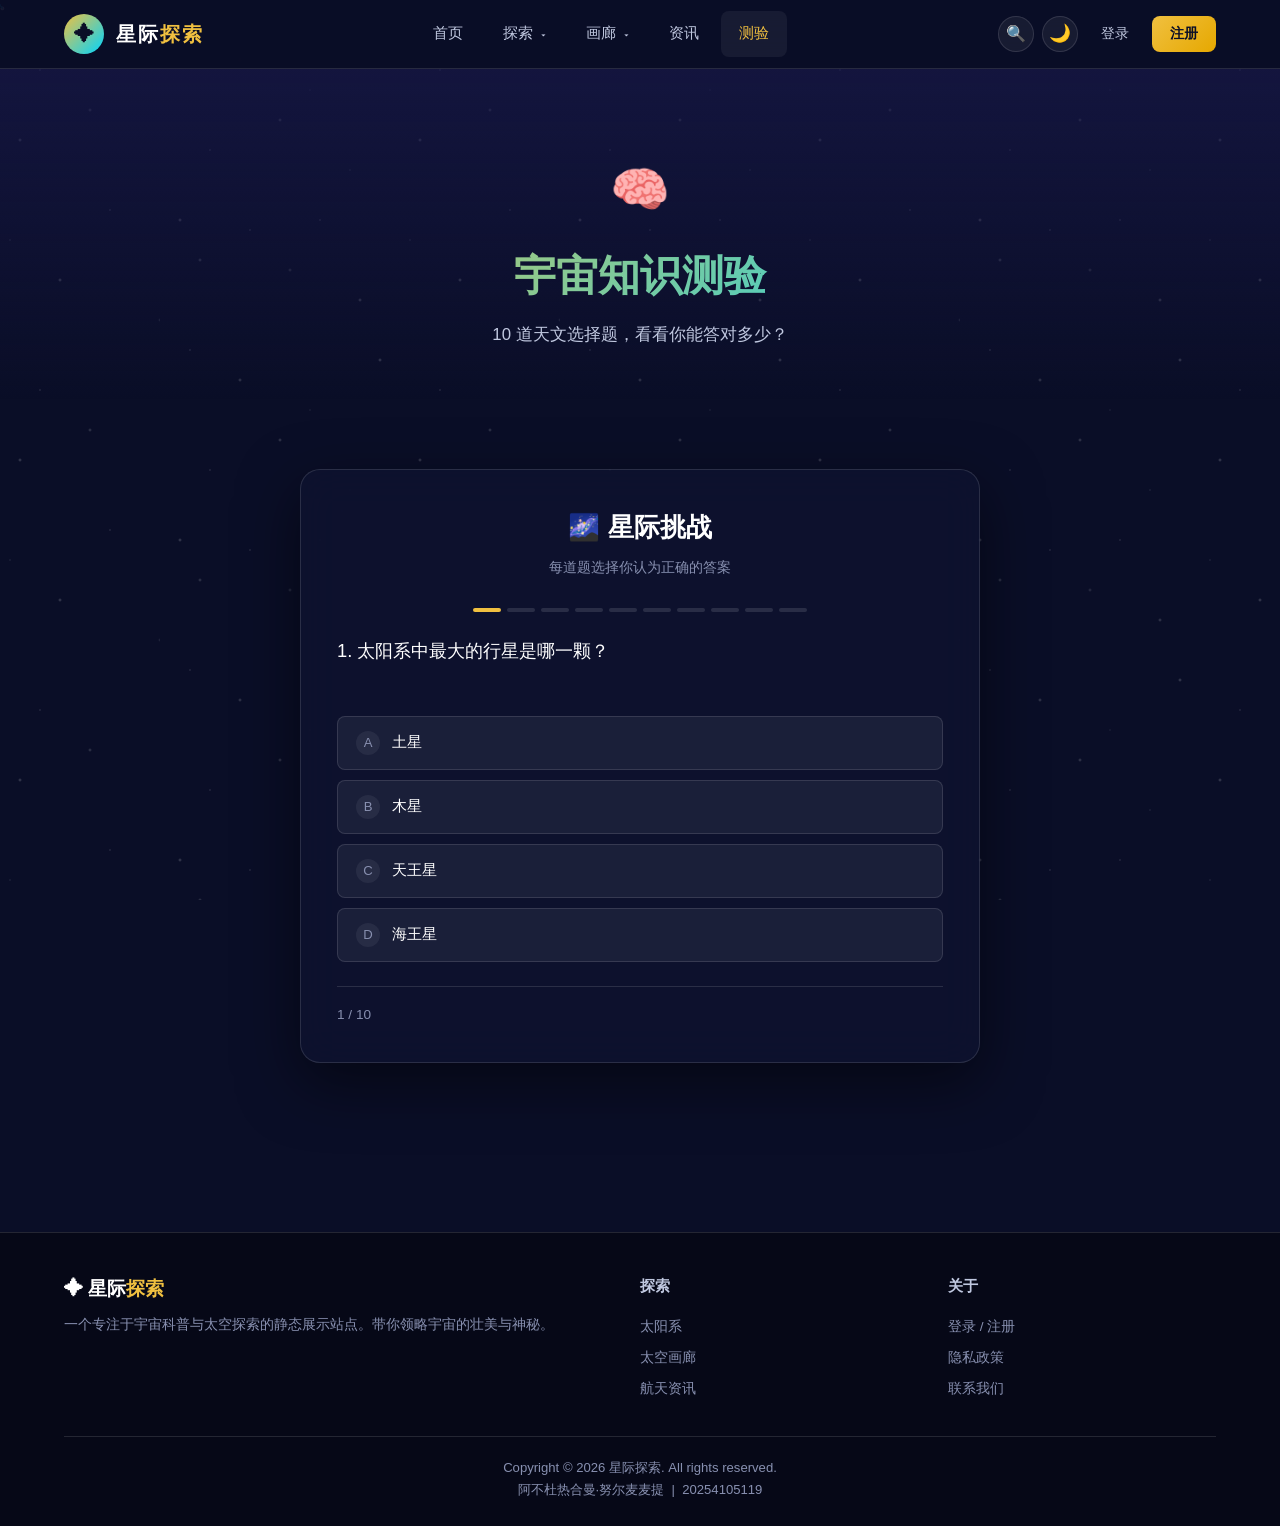
<file: 星际探索/quiz.html>
<!DOCTYPE html>
<html lang="zh-CN">
<head>
  <meta charset="UTF-8">
  <meta name="viewport" content="width=device-width, initial-scale=1.0">
  <title>宇宙知识测验 — 星际探索</title>
  <meta name="description" content="测试你的天文知识水平，10 道宇宙知识选择题等你来挑战">
  <link rel="stylesheet" href="css/style.css">
  <style>
    /* ===== 测验页专属样式 ===== */
    .page-banner .quiz-icon {
      font-size: 3rem;
      margin-bottom: 10px;
    }
  </style>
</head>
<body>

  <!-- 页面加载动画 -->
  <div class="page-loader" id="page-loader">
    <span class="loader-rocket">🚀</span>
    <div class="loader-text">加载中<span class="loader-dots"></span></div>
  </div>

  <!-- 阅读进度条 -->
  <div class="reading-progress" id="reading-progress"></div>

  <!-- 星空背景 -->
  <div class="stars-bg"></div>

  <!-- ======== 网站头部 ======== -->
  <header class="site-header">
    <div class="container header-inner">
      <a href="index.html" class="logo">
        <div class="logo-img">✦</div>
        <span class="logo-text">星际<span>探索</span></span>
      </a>

      <button class="hamburger" aria-label="切换菜单">
        <span></span><span></span><span></span>
      </button>

      <ul class="main-nav">
        <li><a href="index.html">首页</a></li>
        <li class="has-dropdown">
          <a href="explore.html">探索 <span class="dropdown-arrow">▾</span></a>
          <ul class="dropdown-menu">
            <li><a href="explore.html">太阳系</a></li>
            <li><a href="explore.html#planets">行星</a></li>
            <li><a href="explore.html#video">星际视频</a></li>
          </ul>
        </li>
        <li class="has-dropdown">
          <a href="gallery.html">画廊 <span class="dropdown-arrow">▾</span></a>
          <ul class="dropdown-menu">
            <li><a href="gallery.html">星云</a></li>
            <li><a href="gallery.html">星系</a></li>
            <li><a href="gallery.html">天文摄影</a></li>
          </ul>
        </li>
        <li><a href="news.html">资讯</a></li>
        <li><a href="quiz.html" class="active">测验</a></li>
      </ul>

      <div class="quick-nav">
        <button class="search-btn" id="search-btn" aria-label="搜索">🔍</button>
        <button class="theme-toggle" id="theme-toggle" aria-label="切换主题">🌙</button>
        <a href="login.html">登录</a>
        <a href="login.html?register" class="btn-login">注册</a>
      </div>
    </div>
  </header>

  <!-- ======== 页面横幅 ======== -->
  <section class="page-banner">
    <div class="container">
      <div class="quiz-icon">🧠</div>
      <h1>宇宙知识测验</h1>
      <p>10 道天文选择题，看看你能答对多少？</p>
    </div>
  </section>

  <!-- ======== 测验主体 ======== -->
  <main class="page-main">
    <div class="container">
      <div class="quiz-page">
        <div class="quiz-box" id="quiz">

          <div class="quiz-header">
            <h2>🌌 星际挑战</h2>
            <p>每道题选择你认为正确的答案</p>
          </div>

          <!-- 进度条 -->
          <div class="quiz-progress" id="quiz-progress"></div>

          <!-- 题目 -->
          <div class="quiz-question" id="quiz-question"></div>

          <!-- 选项 -->
          <div class="quiz-options" id="quiz-options"></div>

          <!-- 结果（隐藏） -->
          <div class="quiz-result" id="quiz-result" style="display:none;"></div>

          <!-- 底部 -->
          <div class="quiz-footer" id="quiz-footer">
            <span class="quiz-counter" id="quiz-counter">0 / 10</span>
            <button class="btn btn-primary" id="quiz-next" style="display:none;">下一题 →</button>
          </div>

        </div>
      </div>
    </div>
  </main>

  <!-- ======== 页脚 ======== -->
  <footer class="site-footer">
    <div class="container">
      <div class="footer-grid">
        <div class="footer-brand">
          <h3>✦ 星际<span>探索</span></h3>
          <p>一个专注于宇宙科普与太空探索的静态展示站点。带你领略宇宙的壮美与神秘。</p>
        </div>
        <div class="footer-links">
          <h4>探索</h4>
          <a href="explore.html">太阳系</a>
          <a href="gallery.html">太空画廊</a>
          <a href="news.html">航天资讯</a>
        </div>
        <div class="footer-links">
          <h4>关于</h4>
          <a href="login.html">登录 / 注册</a>
          <a href="#">隐私政策</a>
          <a href="#">联系我们</a>
        </div>
      </div>
      <div class="footer-bottom">
        Copyright &copy; 2026 星际探索. All rights reserved.<br>
        阿不杜热合曼·努尔麦麦提 &nbsp;|&nbsp; 20254105119
      </div>
    </div>
  </footer>

  <!-- 返回顶部 -->
  <button id="back-to-top" class="back-to-top" aria-label="返回顶部">↑</button>

  <!-- JavaScript -->
  <script src="js/search.js"></script>
  <script src="js/stars.js"></script>
  <script src="js/main.js"></script>
  <script src="js/quiz.js"></script>
</body>
</html>
</file>
<file: 星际探索/css/style.css>
/* ============================================
   星际探索 - 全局样式表
   主题：太空探索 | Space Exploration
   ============================================ */

/* ---------- CSS Reset & Base ---------- */
*, *::before, *::after {
  margin: 0;
  padding: 0;
  box-sizing: border-box;
}

:root {
  /* 主题色 */
  --primary-dark: #0a0e27;
  --primary-mid: #1a1a4e;
  --primary-light: #2a2a6e;
  --accent-gold: #f0c040;
  --accent-gold-light: #ffd866;
  --accent-cyan: #00d4ff;
  --accent-cyan-dim: rgba(0, 212, 255, 0.15);
  --text-primary: #ffffff;
  --text-secondary: #c0c8e0;
  --text-muted: #8890b0;
  --glass-bg: rgba(255, 255, 255, 0.06);
  --glass-border: rgba(255, 255, 255, 0.12);
  --shadow-glow: 0 0 30px rgba(0, 212, 255, 0.15);
  --radius-sm: 8px;
  --radius-md: 14px;
  --radius-lg: 20px;
  --transition: 0.3s cubic-bezier(0.4, 0, 0.2, 1);
  --font-sans: 'Segoe UI', 'PingFang SC', 'Microsoft YaHei', sans-serif;
}

/* ===== 宇宙知识测验 ===== */
.quiz-page {
  min-height: calc(100vh - 68px - 120px);
  display: flex;
  align-items: center;
  justify-content: center;
  padding: 40px 24px 60px;
}
.quiz-box {
  width: 100%;
  max-width: 680px;
  background: rgba(15, 20, 50, 0.6);
  backdrop-filter: blur(20px);
  border: 1px solid var(--glass-border);
  border-radius: var(--radius-lg);
  padding: 36px;
  box-shadow: 0 20px 60px rgba(0, 0, 0, 0.5);
}
.quiz-header {
  text-align: center;
  margin-bottom: 28px;
}
.quiz-header h2 {
  font-size: 1.6rem;
  margin-bottom: 6px;
}
.quiz-header p {
  color: var(--text-muted);
  font-size: 0.9rem;
}
.quiz-progress {
  display: flex;
  gap: 6px;
  margin-bottom: 24px;
  justify-content: center;
}
.quiz-progress-dot {
  width: 28px;
  height: 4px;
  border-radius: 2px;
  background: var(--glass-border);
  transition: var(--transition);
}
.quiz-progress-dot.active {
  background: var(--accent-gold);
}
.quiz-progress-dot.correct {
  background: #4ade80;
}
.quiz-progress-dot.wrong {
  background: #f87171;
}
.quiz-question {
  font-size: 1.15rem;
  line-height: 1.6;
  margin-bottom: 20px;
  min-height: 60px;
}
.quiz-options {
  display: flex;
  flex-direction: column;
  gap: 10px;
  margin-bottom: 24px;
}
.quiz-option {
  display: block;
  width: 100%;
  padding: 14px 18px;
  background: var(--glass-bg);
  border: 1px solid var(--glass-border);
  border-radius: var(--radius-sm);
  color: var(--text-primary);
  font-size: 0.95rem;
  cursor: pointer;
  transition: var(--transition);
  text-align: left;
  font-family: inherit;
}
.quiz-option:hover:not(.disabled) {
  border-color: var(--accent-cyan);
  background: rgba(0, 212, 255, 0.08);
  transform: translateX(4px);
}
.quiz-option.selected {
  border-color: var(--accent-gold);
  background: rgba(240, 192, 64, 0.12);
}
.quiz-option.correct {
  border-color: #4ade80;
  background: rgba(74, 222, 128, 0.12);
}
.quiz-option.wrong {
  border-color: #f87171;
  background: rgba(248, 113, 113, 0.12);
}
.quiz-option.disabled {
  cursor: default;
  opacity: 0.7;
}
.quiz-option .option-label {
  display: inline-block;
  width: 24px;
  height: 24px;
  line-height: 24px;
  text-align: center;
  border-radius: 50%;
  background: var(--glass-bg);
  margin-right: 12px;
  font-size: 0.82rem;
  color: var(--text-muted);
  flex-shrink: 0;
}
.quiz-option.selected .option-label {
  background: var(--accent-gold);
  color: var(--primary-dark);
}
.quiz-option.correct .option-label {
  background: #4ade80;
  color: #1a1a3e;
}
.quiz-option.wrong .option-label {
  background: #f87171;
  color: #fff;
}
.quiz-footer {
  display: flex;
  justify-content: space-between;
  align-items: center;
  padding-top: 16px;
  border-top: 1px solid var(--glass-border);
}
.quiz-counter {
  color: var(--text-muted);
  font-size: 0.85rem;
}
.quiz-result {
  text-align: center;
  padding: 20px 0;
}
.quiz-result .score {
  font-size: 3.5rem;
  font-weight: 700;
  background: linear-gradient(135deg, var(--accent-gold), var(--accent-cyan));
  -webkit-background-clip: text;
  -webkit-text-fill-color: transparent;
  background-clip: text;
  margin: 10px 0;
}
.quiz-result .score-label {
  color: var(--text-muted);
  font-size: 0.9rem;
}
.quiz-result .score-msg {
  margin-top: 12px;
  color: var(--text-secondary);
  font-size: 1.05rem;
}
.quiz-result .score-stars {
  font-size: 2.2rem;
  margin-bottom: 10px;
}

/* ===== 搜索覆盖层 ===== */
.search-overlay {
  position: fixed;
  inset: 0;
  z-index: 9998;
  background: rgba(10, 14, 39, 0.92);
  backdrop-filter: blur(20px);
  -webkit-backdrop-filter: blur(20px);
  display: flex;
  align-items: flex-start;
  justify-content: center;
  padding: 80px 24px;
  opacity: 0;
  visibility: hidden;
  transition: opacity 0.35s ease, visibility 0.35s ease;
}
.search-overlay.open {
  opacity: 1;
  visibility: visible;
}
.search-panel {
  width: 100%;
  max-width: 620px;
  transform: translateY(-20px);
  transition: transform 0.35s ease;
}
.search-overlay.open .search-panel {
  transform: translateY(0);
}
.search-header {
  display: flex;
  gap: 12px;
  align-items: center;
  background: var(--glass-bg);
  border: 1px solid var(--glass-border);
  border-radius: var(--radius-md);
  padding: 4px 4px 4px 20px;
  transition: var(--transition);
}
.search-header:focus-within {
  border-color: var(--accent-cyan);
  box-shadow: 0 0 24px rgba(0, 212, 255, 0.15);
}
.search-input {
  flex: 1;
  background: none;
  border: none;
  outline: none;
  color: var(--text-primary);
  font-size: 1.1rem;
  font-family: inherit;
  padding: 14px 0;
}
.search-input::placeholder {
  color: var(--text-muted);
}
.search-close {
  width: 42px;
  height: 42px;
  border-radius: var(--radius-sm);
  border: none;
  background: transparent;
  color: var(--text-muted);
  font-size: 1.2rem;
  cursor: pointer;
  transition: var(--transition);
  font-family: inherit;
  display: flex;
  align-items: center;
  justify-content: center;
}
.search-close:hover {
  background: rgba(255, 255, 255, 0.1);
  color: var(--text-primary);
}
.search-results {
  margin-top: 16px;
  max-height: calc(100vh - 240px);
  overflow-y: auto;
}
.search-hint {
  color: var(--text-muted);
  text-align: center;
  padding: 40px 0;
  font-size: 0.92rem;
}
.search-no-result {
  color: var(--text-secondary);
}
.search-result-item {
  display: block;
  padding: 14px 18px;
  border-radius: var(--radius-sm);
  border: 1px solid transparent;
  text-decoration: none;
  transition: var(--transition);
  margin-bottom: 6px;
  background: var(--glass-bg);
}
.search-result-item:hover {
  border-color: rgba(0, 212, 255, 0.3);
  background: rgba(0, 212, 255, 0.08);
  transform: translateX(4px);
}
.search-result-title {
  font-size: 0.95rem;
  color: var(--accent-gold);
  font-weight: 600;
  margin-bottom: 2px;
}
.search-result-desc {
  font-size: 0.82rem;
  color: var(--text-muted);
  line-height: 1.4;
}
.search-result-title mark,
.search-result-desc mark {
  background: rgba(0, 212, 255, 0.3);
  color: var(--accent-cyan);
  border-radius: 2px;
  padding: 0 2px;
}

/* ===== 页面加载动画 ===== */
.page-loader {
  position: fixed;
  inset: 0;
  z-index: 9999;
  background: var(--primary-dark);
  display: flex;
  flex-direction: column;
  align-items: center;
  justify-content: center;
  transition: opacity 0.6s ease, visibility 0.6s ease;
}
.page-loader.hidden {
  opacity: 0;
  visibility: hidden;
  pointer-events: none;
}
.loader-rocket {
  font-size: 3.5rem;
  display: inline-block;
  animation: rocketLift 1.2s ease-in-out infinite alternate;
}
@keyframes rocketLift {
  0%   { transform: translateY(8px) rotate(-5deg); }
  100% { transform: translateY(-8px) rotate(5deg); }
}
.loader-text {
  margin-top: 16px;
  font-size: 0.95rem;
  color: var(--text-muted);
  letter-spacing: 4px;
  animation: loaderPulse 1.6s ease-in-out infinite;
}
@keyframes loaderPulse {
  0%, 100% { opacity: 0.4; }
  50%      { opacity: 1; }
}
.loader-dots::after {
  content: '';
  animation: dots 1.2s steps(4) infinite;
}
@keyframes dots {
  0%   { content: ''; }
  25%  { content: '.'; }
  50%  { content: '..'; }
  75%  { content: '...'; }
  100% { content: ''; }
}

/* ===== 阅读进度条 ===== */
.reading-progress {
  position: fixed;
  top: 0;
  left: 0;
  z-index: 999;
  width: 0%;
  height: 3px;
  background: linear-gradient(90deg, var(--accent-gold), var(--accent-cyan));
  transition: width 0.1s linear;
  box-shadow: 0 0 12px rgba(240, 192, 64, 0.4);
}

/* ===== 浅色主题 ===== */
[data-theme="light"] {
  --primary-dark: #f0f4ff;
  --primary-mid: #e0e8f8;
  --primary-light: #d0d8ee;
  --text-primary: #1a1a3e;
  --text-secondary: #4a5080;
  --text-muted: #8890b0;
  --glass-bg: rgba(255, 255, 255, 0.7);
  --glass-border: rgba(0, 0, 0, 0.10);
  --shadow-glow: 0 0 30px rgba(0, 212, 255, 0.25);
}
[data-theme="light"] .site-header {
  background: rgba(240, 244, 255, 0.92);
  border-bottom-color: rgba(0, 0, 0, 0.08);
}
[data-theme="light"] .site-header.scrolled {
  background: rgba(240, 244, 255, 0.97);
}
[data-theme="light"] .dropdown-menu {
  background: rgba(240, 244, 255, 0.96);
}
[data-theme="light"] .stars-bg { opacity: 0.25; }
[data-theme="light"] .page-banner {
  background: linear-gradient(180deg, rgba(200, 215, 240, 0.5) 0%, transparent 100%);
}
[data-theme="light"] .site-footer {
  background: rgba(0, 0, 0, 0.04);
}
[data-theme="light"] .popular {
  background: rgba(0, 0, 0, 0.04);
}

html {
  scroll-behavior: smooth;
  font-size: 16px;
}

body {
  font-family: var(--font-sans);
  background: var(--primary-dark);
  color: var(--text-primary);
  line-height: 1.7;
  min-height: 100vh;
  overflow-x: hidden;
}

/* ---------- 星空背景粒子 ---------- */
.stars-bg {
  position: fixed;
  top: 0; left: 0;
  width: 100%; height: 100%;
  pointer-events: none;
  z-index: 0;
  overflow: hidden;
}
.stars-bg::before {
  content: '';
  position: absolute;
  width: 200%; height: 200%;
  top: -50%; left: -50%;
  background-image:
    radial-gradient(2px 2px at 20px 30px, #eee, transparent),
    radial-gradient(2px 2px at 40px 70px, rgba(255,255,255,0.8), transparent),
    radial-gradient(1px 1px at 90px 40px, #fff, transparent),
    radial-gradient(2px 2px at 130px 80px, rgba(255,255,255,0.6), transparent),
    radial-gradient(1px 1px at 160px 30px, #fff, transparent),
    radial-gradient(2px 2px at 200px 110px, #ddd, transparent),
    radial-gradient(1px 1px at 250px 50px, rgba(255,255,255,0.7), transparent),
    radial-gradient(2px 2px at 300px 90px, #eee, transparent),
    radial-gradient(1px 1px at 350px 20px, #fff, transparent),
    radial-gradient(2px 2px at 400px 130px, rgba(255,255,255,0.5), transparent),
    radial-gradient(1px 1px at 30px 160px, #fff, transparent),
    radial-gradient(2px 2px at 80px 190px, #ddd, transparent),
    radial-gradient(1px 1px at 150px 220px, rgba(255,255,255,0.6), transparent),
    radial-gradient(2px 2px at 220px 170px, #eee, transparent),
    radial-gradient(1px 1px at 280px 200px, #fff, transparent),
    radial-gradient(2px 2px at 330px 240px, rgba(255,255,255,0.8), transparent),
    radial-gradient(1px 1px at 50px 280px, #fff, transparent),
    radial-gradient(2px 2px at 120px 250px, #ddd, transparent),
    radial-gradient(1px 1px at 190px 300px, rgba(255,255,255,0.7), transparent),
    radial-gradient(2px 2px at 260px 270px, #eee, transparent);
  background-size: 400px 320px;
  animation: starDrift 120s linear infinite;
  opacity: 0.25;
}
@keyframes starDrift {
  from { transform: translate(0, 0); }
  to   { transform: translate(-50%, -50%); }
}

/* ---------- 通用容器 ---------- */
.container {
  max-width: 1200px;
  margin: 0 auto;
  padding: 0 24px;
  position: relative;
  z-index: 1;
}

/* ---------- 网站头部 ---------- */
.site-header {
  position: sticky;
  top: 0;
  z-index: 100;
  background: rgba(10, 14, 39, 0.92);
  backdrop-filter: blur(16px);
  -webkit-backdrop-filter: blur(16px);
  border-bottom: 1px solid var(--glass-border);
  transition: var(--transition);
}
.site-header.scrolled {
  background: rgba(10, 14, 39, 0.97);
  box-shadow: 0 4px 30px rgba(0, 0, 0, 0.4);
}
.header-inner {
  display: flex;
  align-items: center;
  justify-content: space-between;
  height: 68px;
}

/* Logo + 网站名 */
.logo {
  display: flex;
  align-items: center;
  gap: 12px;
  text-decoration: none;
  color: var(--text-primary);
}
.logo-img {
  width: 40px;
  height: 40px;
  border-radius: 50%;
  background: linear-gradient(135deg, var(--accent-gold), var(--accent-cyan));
  display: flex;
  align-items: center;
  justify-content: center;
  font-size: 20px;
  font-weight: bold;
  color: var(--primary-dark);
  flex-shrink: 0;
}
.logo-text {
  font-size: 1.25rem;
  font-weight: 700;
  letter-spacing: 2px;
}
.logo-text span {
  color: var(--accent-gold);
}

/* ---------- 主导航 ---------- */
.main-nav {
  display: flex;
  align-items: center;
  gap: 4px;
}
.main-nav > li {
  list-style: none;
  position: relative;
}
.main-nav > li > a {
  display: block;
  padding: 10px 18px;
  color: var(--text-secondary);
  text-decoration: none;
  font-size: 0.92rem;
  border-radius: var(--radius-sm);
  transition: var(--transition);
  white-space: nowrap;
}
.main-nav > li > a:hover,
.main-nav > li > a.active {
  color: var(--accent-gold);
  background: var(--glass-bg);
}

/* 下拉菜单 */
.dropdown-menu {
  position: absolute;
  top: 100%;
  left: 0;
  min-width: 160px;
  background: rgba(15, 20, 50, 0.96);
  backdrop-filter: blur(12px);
  border: 1px solid var(--glass-border);
  border-radius: var(--radius-sm);
  padding: 8px 0;
  opacity: 0;
  visibility: hidden;
  transform: translateY(8px);
  transition: var(--transition);
  pointer-events: none;
  box-shadow: 0 12px 40px rgba(0, 0, 0, 0.5);
}
.main-nav > li:hover .dropdown-menu {
  opacity: 1;
  visibility: visible;
  transform: translateY(0);
  pointer-events: auto;
}
.dropdown-menu li {
  list-style: none;
}
.dropdown-menu a {
  display: block;
  padding: 8px 20px;
  color: var(--text-secondary);
  text-decoration: none;
  font-size: 0.88rem;
  transition: var(--transition);
}
.dropdown-menu a:hover {
  color: var(--accent-cyan);
  background: var(--glass-bg);
}
.dropdown-arrow {
  font-size: 0.6rem;
  margin-left: 4px;
  transition: var(--transition);
}
.main-nav > li:hover .dropdown-arrow {
  transform: rotate(180deg);
}

/* 快捷导航（右上角） */
.quick-nav {
  display: flex;
  align-items: center;
  gap: 8px;
}

/* 主题切换按钮 */
.theme-toggle {
  width: 36px;
  height: 36px;
  border-radius: 50%;
  border: 1px solid var(--glass-border);
  background: var(--glass-bg);
  color: var(--accent-gold);
  font-size: 1.1rem;
  cursor: pointer;
  transition: var(--transition);
  display: flex;
  align-items: center;
  justify-content: center;
  line-height: 1;
  padding: 0;
  font-family: inherit;
}
.theme-toggle:hover {
  transform: scale(1.12);
  border-color: var(--accent-gold);
  box-shadow: 0 0 16px rgba(240, 192, 64, 0.25);
}

.quick-nav a {
  padding: 6px 14px;
  color: var(--text-secondary);
  text-decoration: none;
  font-size: 0.85rem;
  border-radius: var(--radius-sm);
  transition: var(--transition);
  border: 1px solid transparent;
}

/* 搜索按钮 */
.search-btn {
  width: 36px;
  height: 36px;
  border-radius: 50%;
  border: 1px solid var(--glass-border);
  background: var(--glass-bg);
  color: var(--text-secondary);
  font-size: 1rem;
  cursor: pointer;
  transition: var(--transition);
  display: flex;
  align-items: center;
  justify-content: center;
  line-height: 1;
  padding: 0;
  font-family: inherit;
}
.search-btn:hover {
  transform: scale(1.12);
  border-color: var(--accent-cyan);
  color: var(--accent-cyan);
  box-shadow: 0 0 16px rgba(0, 212, 255, 0.25);
}

.quick-nav a:hover {
  color: var(--accent-cyan);
  border-color: var(--accent-cyan-dim);
}
.quick-nav .btn-login {
  background: linear-gradient(135deg, var(--accent-gold), #e6a800);
  color: var(--primary-dark);
  font-weight: 600;
  border: none;
  padding: 6px 18px;
}
.quick-nav .btn-login:hover {
  transform: scale(1.04);
  box-shadow: 0 0 20px rgba(240, 192, 64, 0.3);
}

/* 移动端汉堡菜单 */
.hamburger {
  display: none;
  flex-direction: column;
  gap: 5px;
  cursor: pointer;
  padding: 4px;
  border: none;
  background: none;
}
.hamburger span {
  display: block;
  width: 26px;
  height: 2px;
  background: var(--text-primary);
  border-radius: 2px;
  transition: var(--transition);
}
.hamburger.active span:nth-child(1) { transform: rotate(45deg) translate(5px, 5px); }
.hamburger.active span:nth-child(2) { opacity: 0; }
.hamburger.active span:nth-child(3) { transform: rotate(-45deg) translate(5px, -5px); }

/* ---------- 页脚 ---------- */
.site-footer {
  position: relative;
  z-index: 1;
  background: rgba(0, 0, 0, 0.4);
  border-top: 1px solid var(--glass-border);
  padding: 40px 0 24px;
  margin-top: 60px;
}
.footer-grid {
  display: grid;
  grid-template-columns: 2fr 1fr 1fr;
  gap: 40px;
  margin-bottom: 32px;
}
.footer-brand h3 {
  font-size: 1.2rem;
  margin-bottom: 8px;
}
.footer-brand h3 span { color: var(--accent-gold); }
.footer-brand p {
  color: var(--text-muted);
  font-size: 0.88rem;
  line-height: 1.6;
}
.footer-links h4 {
  color: var(--text-secondary);
  font-size: 0.95rem;
  margin-bottom: 12px;
}
.footer-links a {
  display: block;
  color: var(--text-muted);
  text-decoration: none;
  font-size: 0.85rem;
  padding: 4px 0;
  transition: var(--transition);
}
.footer-links a:hover {
  color: var(--accent-cyan);
}
.footer-bottom {
  border-top: 1px solid var(--glass-border);
  padding-top: 20px;
  text-align: center;
  color: var(--text-muted);
  font-size: 0.82rem;
}

/* ---------- 返回顶部 ---------- */
.back-to-top {
  position: fixed;
  bottom: 40px;
  right: 40px;
  z-index: 99;
  width: 48px;
  height: 48px;
  border-radius: 50%;
  background: linear-gradient(135deg, var(--accent-gold), #e6a800);
  color: var(--primary-dark);
  border: none;
  font-size: 1.3rem;
  cursor: pointer;
  opacity: 0;
  visibility: hidden;
  transform: translateY(20px);
  transition: var(--transition);
  box-shadow: 0 4px 20px rgba(240, 192, 64, 0.3);
  display: flex;
  align-items: center;
  justify-content: center;
}
.back-to-top.visible {
  opacity: 1;
  visibility: visible;
  transform: translateY(0);
}
.back-to-top:hover {
  transform: translateY(-4px);
  box-shadow: 0 8px 30px rgba(240, 192, 64, 0.5);
}

/* ---------- 页面标题横幅 ---------- */
.page-banner {
  position: relative;
  z-index: 1;
  padding: 80px 0 50px;
  text-align: center;
  background: linear-gradient(180deg, rgba(26,26,78,0.6) 0%, transparent 100%);
}
.page-banner h1 {
  font-size: 2.6rem;
  margin-bottom: 10px;
  background: linear-gradient(135deg, var(--accent-gold), var(--accent-cyan));
  -webkit-background-clip: text;
  -webkit-text-fill-color: transparent;
  background-clip: text;
}
.page-banner p {
  color: var(--text-secondary);
  font-size: 1.05rem;
  max-width: 600px;
  margin: 0 auto;
}

/* ---------- 通用板块标题 ---------- */
.section-title {
  text-align: center;
  margin-bottom: 40px;
}
.section-title h2 {
  font-size: 2rem;
  color: var(--text-primary);
  margin-bottom: 8px;
}
.section-title p {
  color: var(--text-muted);
  font-size: 0.95rem;
}
.section-title .accent-line {
  width: 60px;
  height: 3px;
  background: linear-gradient(90deg, var(--accent-gold), var(--accent-cyan));
  margin: 12px auto 0;
  border-radius: 2px;
}

/* ---------- 卡片通用样式 ---------- */
.card {
  background: var(--glass-bg);
  border: 1px solid var(--glass-border);
  border-radius: var(--radius-md);
  overflow: hidden;
  transition: var(--transition);
}
.card:hover {
  transform: translateY(-6px);
  border-color: rgba(0, 212, 255, 0.3);
  box-shadow: var(--shadow-glow);
}
.card-img {
  width: 100%;
  height: 200px;
  object-fit: cover;
  display: block;
}
.card-body {
  padding: 18px 20px 22px;
}
.card-body h3 {
  font-size: 1.1rem;
  margin-bottom: 6px;
}
.card-body p {
  color: var(--text-secondary);
  font-size: 0.88rem;
  line-height: 1.5;
}

/* ---------- 按钮 ---------- */
.btn {
  display: inline-block;
  padding: 10px 28px;
  border-radius: var(--radius-sm);
  font-size: 0.92rem;
  font-weight: 600;
  text-decoration: none;
  cursor: pointer;
  border: none;
  transition: var(--transition);
  font-family: inherit;
}
.btn-primary {
  background: linear-gradient(135deg, var(--accent-gold), #e6a800);
  color: var(--primary-dark);
}
.btn-primary:hover {
  transform: translateY(-2px);
  box-shadow: 0 6px 25px rgba(240, 192, 64, 0.35);
}
.btn-outline {
  background: transparent;
  color: var(--accent-cyan);
  border: 1px solid var(--accent-cyan);
}
.btn-outline:hover {
  background: var(--accent-cyan-dim);
  transform: translateY(-2px);
}

/* ---------- 页面主体上边距 ---------- */
.page-main {
  position: relative;
  z-index: 1;
  min-height: 60vh;
  padding: 20px 0 40px;
}

/* ---------- 滚动动画 ---------- */
.fade-in-up {
  opacity: 0;
  transform: translateY(40px);
  transition: opacity 0.7s ease, transform 0.7s ease;
}
.fade-in-up.visible {
  opacity: 1;
  transform: translateY(0);
}

/* ---------- 标签页 (Tab) 通用 ---------- */
.tabs {
  width: 100%;
}
.tab-nav {
  display: flex;
  gap: 4px;
  border-bottom: 1px solid var(--glass-border);
  margin-bottom: 24px;
  overflow-x: auto;
}
.tab-btn {
  padding: 10px 22px;
  background: none;
  border: none;
  color: var(--text-muted);
  font-size: 0.92rem;
  cursor: pointer;
  border-bottom: 2px solid transparent;
  transition: var(--transition);
  white-space: nowrap;
  font-family: inherit;
}
.tab-btn:hover {
  color: var(--text-secondary);
}
.tab-btn.active {
  color: var(--accent-gold);
  border-bottom-color: var(--accent-gold);
}
.tab-panel {
  display: none;
  animation: tabFade 0.4s ease;
}
.tab-panel.active {
  display: block;
}
@keyframes tabFade {
  from { opacity: 0; transform: translateY(10px); }
  to   { opacity: 1; transform: translateY(0); }
}

/* ---------- 响应式 ---------- */
@media (max-width: 900px) {
  .footer-grid {
    grid-template-columns: 1fr 1fr;
  }
  .page-banner h1 { font-size: 2rem; }
}

@media (max-width: 768px) {
  .hamburger {
    display: flex;
  }
  .main-nav {
    position: fixed;
    top: 68px;
    left: 0;
    width: 100%;
    flex-direction: column;
    background: rgba(10, 14, 39, 0.98);
    backdrop-filter: blur(16px);
    border-bottom: 1px solid var(--glass-border);
    padding: 16px 24px;
    gap: 0;
    opacity: 0;
    visibility: hidden;
    transform: translateY(-10px);
    transition: var(--transition);
    pointer-events: none;
    max-height: calc(100vh - 68px);
    overflow-y: auto;
  }
  .main-nav.open {
    opacity: 1;
    visibility: visible;
    transform: translateY(0);
    pointer-events: auto;
  }
  .main-nav > li > a {
    padding: 14px 0;
    border-bottom: 1px solid var(--glass-border);
  }
  .dropdown-menu {
    position: static;
    opacity: 1;
    visibility: visible;
    transform: none;
    pointer-events: auto;
    display: none;
    background: transparent;
    border: none;
    box-shadow: none;
    padding: 0 0 8px 16px;
  }
  .main-nav > li:hover .dropdown-menu {
    display: none;
  }
  .main-nav > li.open .dropdown-menu {
    display: block;
  }
  .quick-nav {
    gap: 4px;
  }
  .quick-nav a {
    font-size: 0.8rem;
    padding: 4px 10px;
  }
  .footer-grid {
    grid-template-columns: 1fr;
    gap: 24px;
  }
  .back-to-top {
    bottom: 24px;
    right: 24px;
    width: 42px;
    height: 42px;
    font-size: 1.1rem;
  }
  .page-banner { padding: 60px 0 36px; }
  .page-banner h1 { font-size: 1.7rem; }
  .section-title h2 { font-size: 1.5rem; }
}

/* ---------- 工具类 ---------- */
.text-gold { color: var(--accent-gold); }
.text-cyan { color: var(--accent-cyan); }
.text-center { text-align: center; }
.mt-20 { margin-top: 20px; }
.mt-40 { margin-top: 40px; }
.mb-20 { margin-bottom: 20px; }
.mb-40 { margin-bottom: 40px; }
</file>
